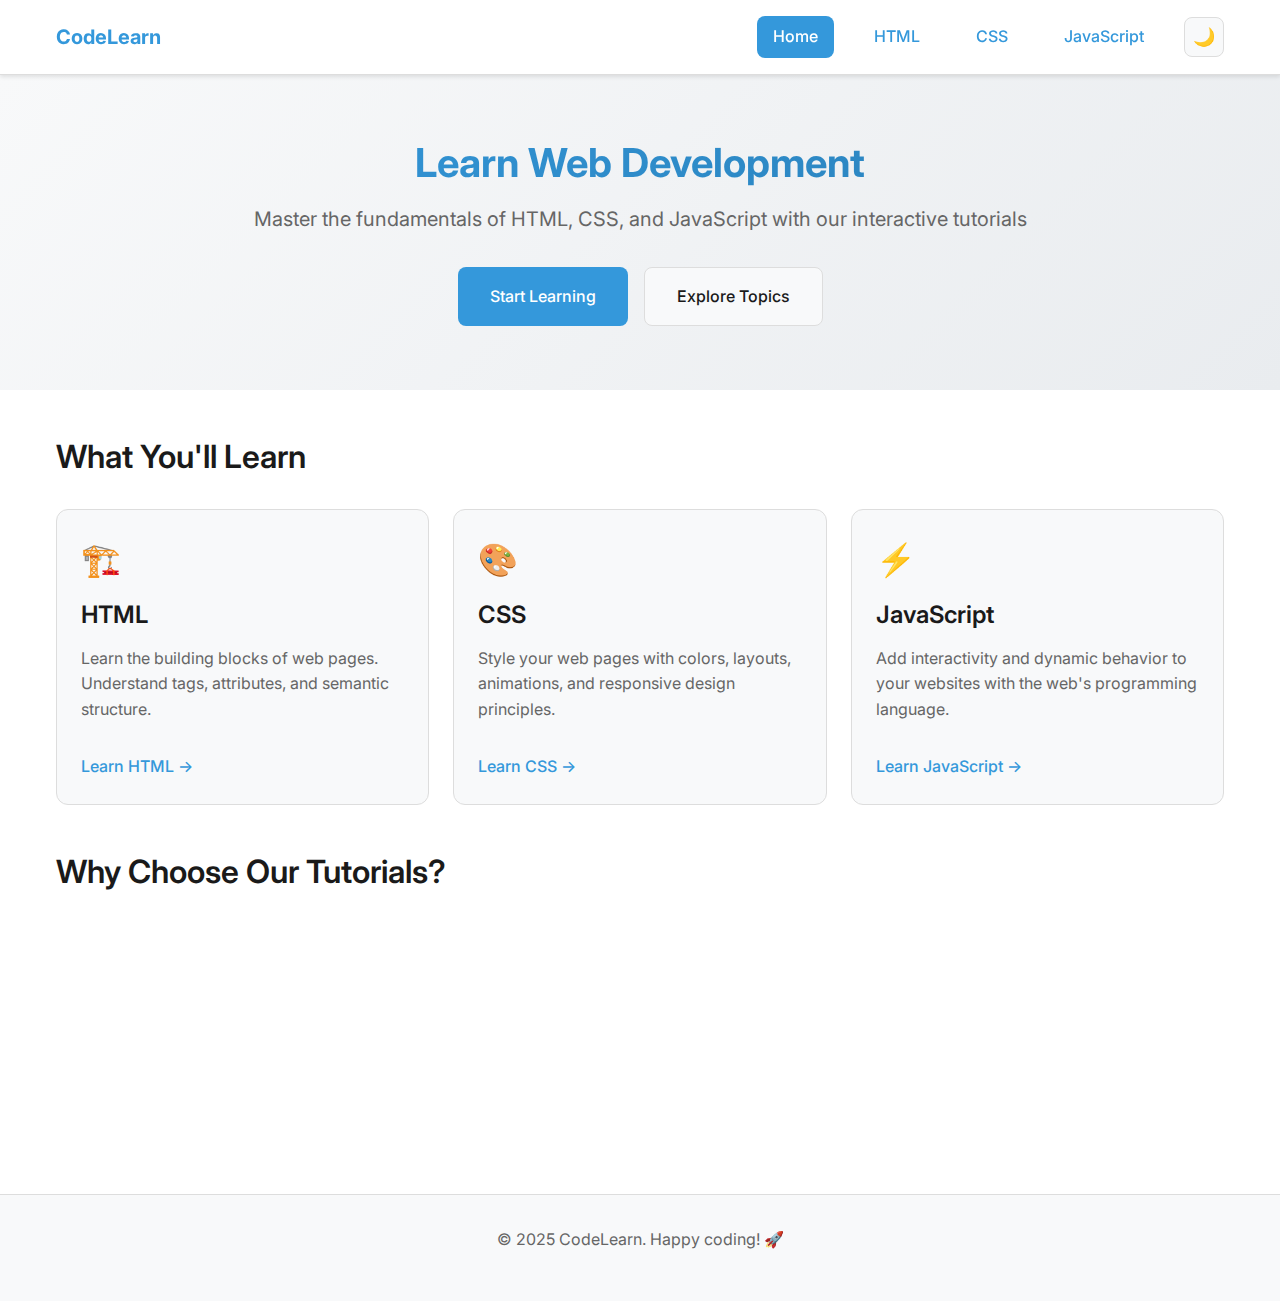
<file: index.html>
<!DOCTYPE html>
<html lang="en">
<head>
    <meta charset="UTF-8">
    <meta name="viewport" content="width=device-width, initial-scale=1.0">
    <title>Learn to Code - Home</title>
    <link rel="stylesheet" href="css/style.css">
    <link href="https://fonts.googleapis.com/css2?family=Inter:wght@300;400;600;700&display=swap" rel="stylesheet">
</head>
<body class="light">
    <header>
        <nav>
            <div class="nav-brand">
                <h2>CodeLearn</h2>
            </div>
            <div class="nav-links">
                <a href="index.html" class="active">Home</a>
                <a href="html.html">HTML</a>
                <a href="css.html">CSS</a>
                <a href="javascript.html">JavaScript</a>
                <button id="themeToggle" class="theme-toggle">🌙</button>
            </div>
        </nav>
    </header>

    <main class="page">
        <section class="hero">
            <div class="container">
                <h1 class="hero-title">Learn Web Development</h1>
                <p class="hero-subtitle">Master the fundamentals of HTML, CSS, and JavaScript with our interactive tutorials</p>
                <div class="hero-cta">
                    <a href="html.html" class="btn btn-primary">Start Learning</a>
                    <a href="#topics" class="btn btn-secondary">Explore Topics</a>
                </div>
            </div>
        </section>

        <section id="topics" class="topics">
            <div class="container">
                <h2>What You'll Learn</h2>
                <div class="topic-grid">
                    <div class="topic-card">
                        <div class="topic-icon">🏗️</div>
                        <h3>HTML</h3>
                        <p>Learn the building blocks of web pages. Understand tags, attributes, and semantic structure.</p>
                        <a href="html.html" class="card-link">Learn HTML →</a>
                    </div>

                    <div class="topic-card">
                        <div class="topic-icon">🎨</div>
                        <h3>CSS</h3>
                        <p>Style your web pages with colors, layouts, animations, and responsive design principles.</p>
                        <a href="css.html" class="card-link">Learn CSS →</a>
                    </div>

                    <div class="topic-card">
                        <div class="topic-icon">⚡</div>
                        <h3>JavaScript</h3>
                        <p>Add interactivity and dynamic behavior to your websites with the web's programming language.</p>
                        <a href="javascript.html" class="card-link">Learn JavaScript →</a>
                    </div>
                </div>
            </div>
        </section>

        <section class="features">
            <div class="container">
                <h2>Why Choose Our Tutorials?</h2>
                <div class="feature-grid">
                    <div class="feature">
                        <h4>🚀 Beginner Friendly</h4>
                        <p>Start from zero with clear explanations and step-by-step guidance</p>
                    </div>
                    <div class="feature">
                        <h4>💡 Interactive Examples</h4>
                        <p>Try code examples directly in your browser with live previews</p>
                    </div>
                    <div class="feature">
                        <h4>📱 Responsive Design</h4>
                        <p>Learn on any device with our mobile-friendly interface</p>
                    </div>
                    <div class="feature">
                        <h4>🌙 Dark Mode</h4>
                        <p>Switch between light and dark themes for comfortable learning</p>
                    </div>
                </div>
            </div>
        </section>
    </main>

    <footer>
        <div class="container">
            <p>&copy; 2025 CodeLearn. Happy coding! 🚀</p>
        </div>
    </footer>

    <script src="js/script.js"></script>
</body>
</html>
</file>
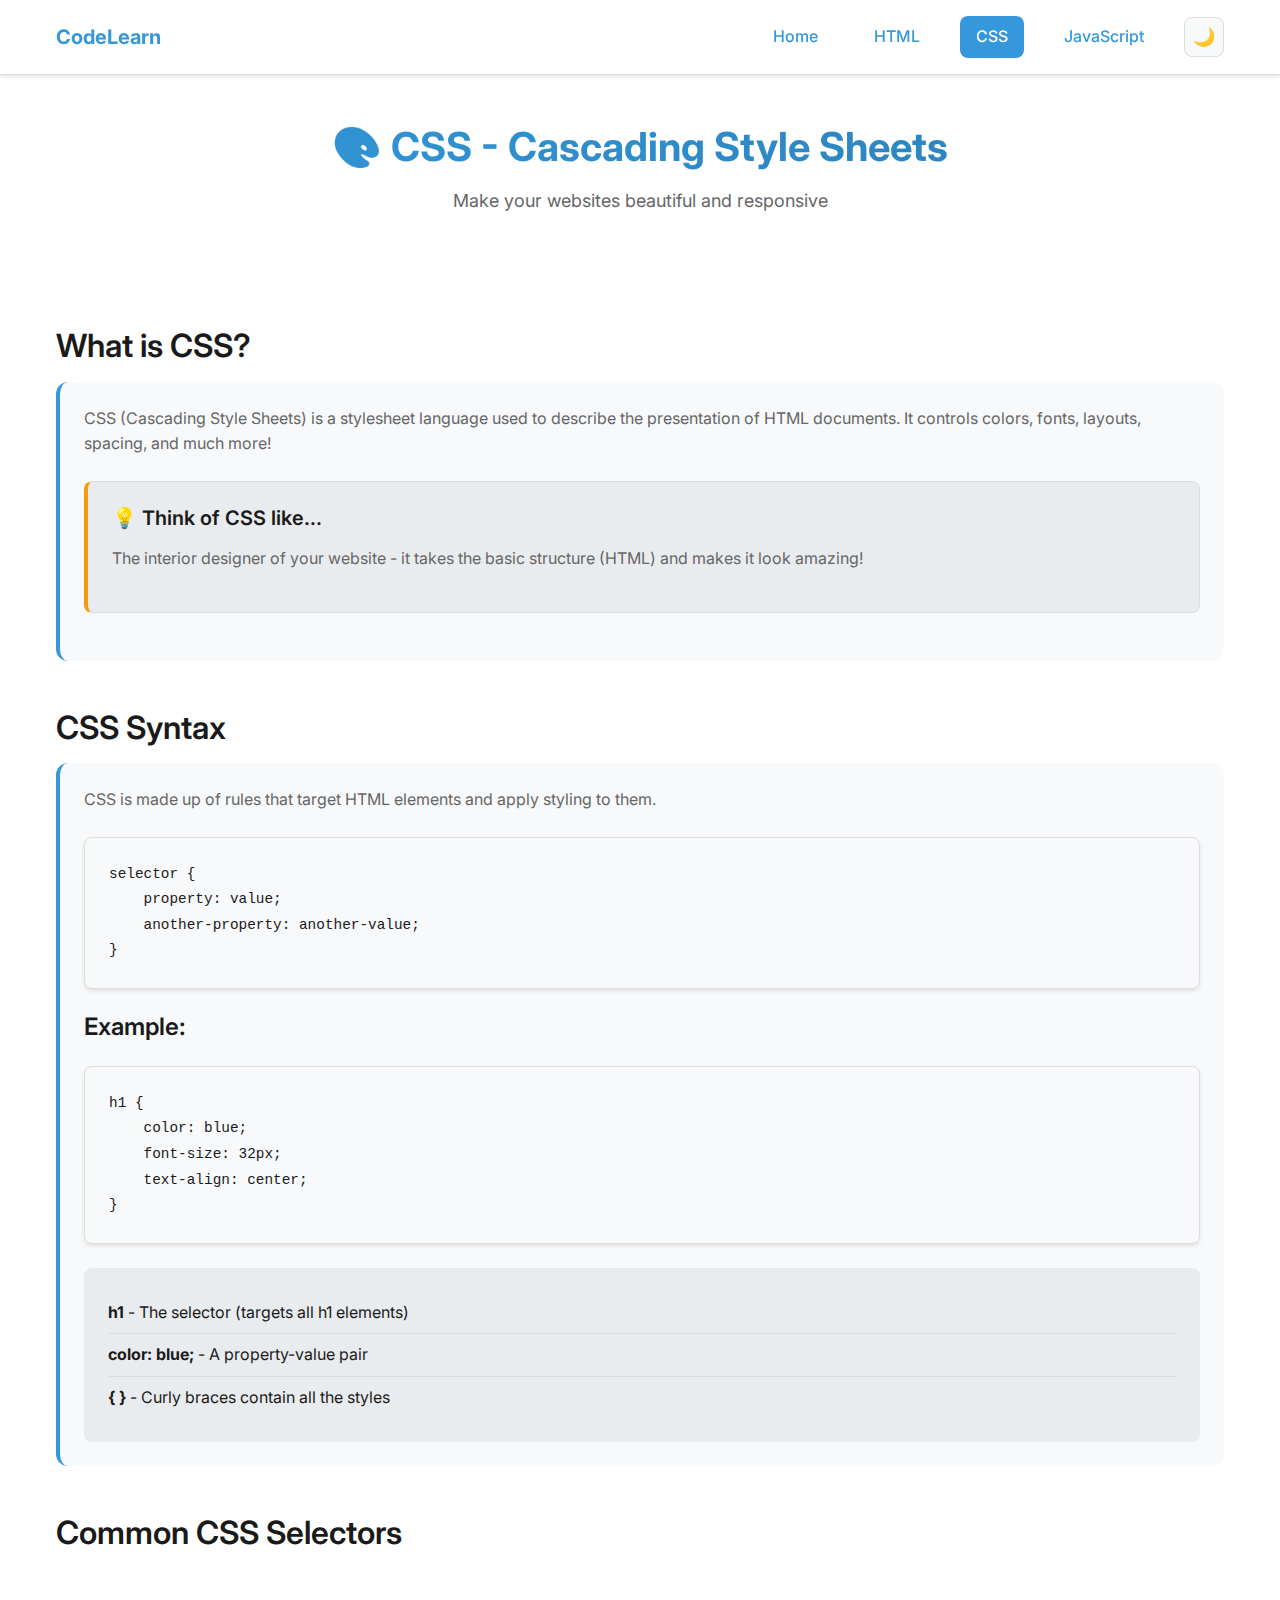
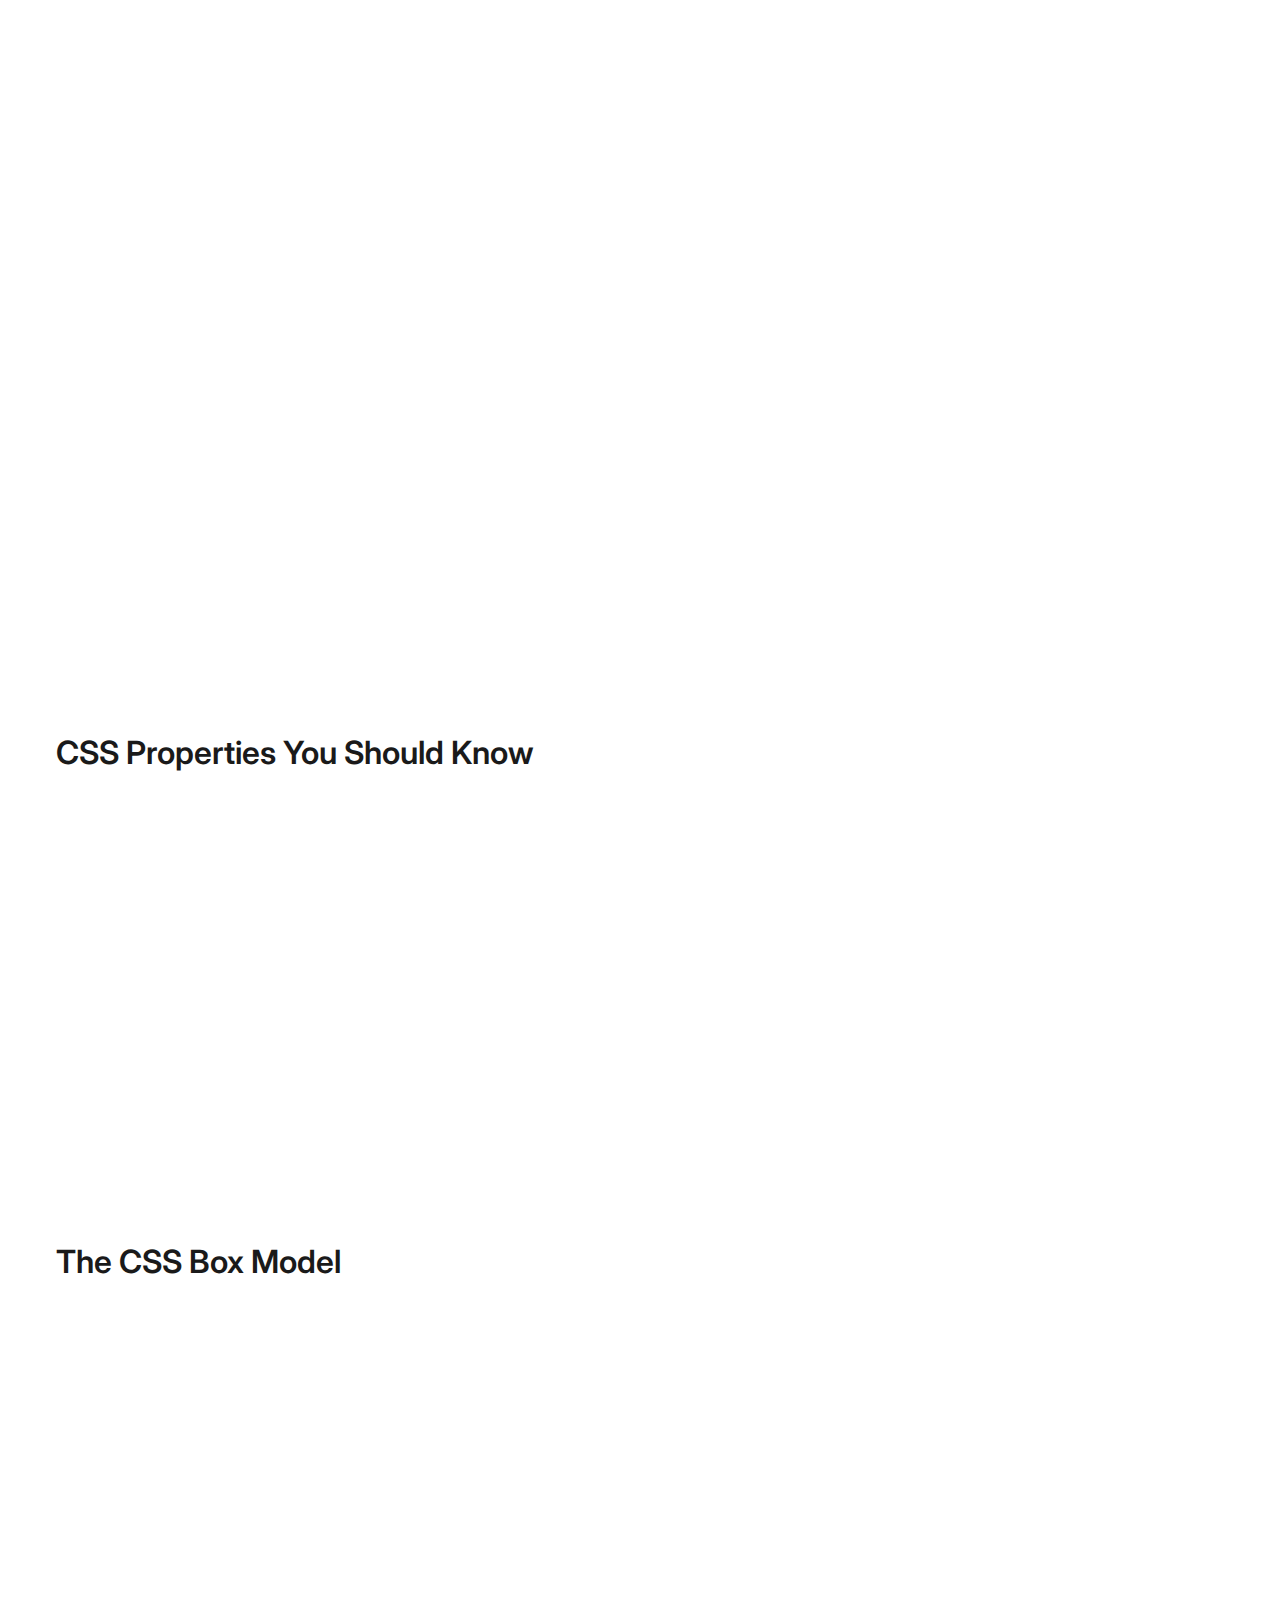
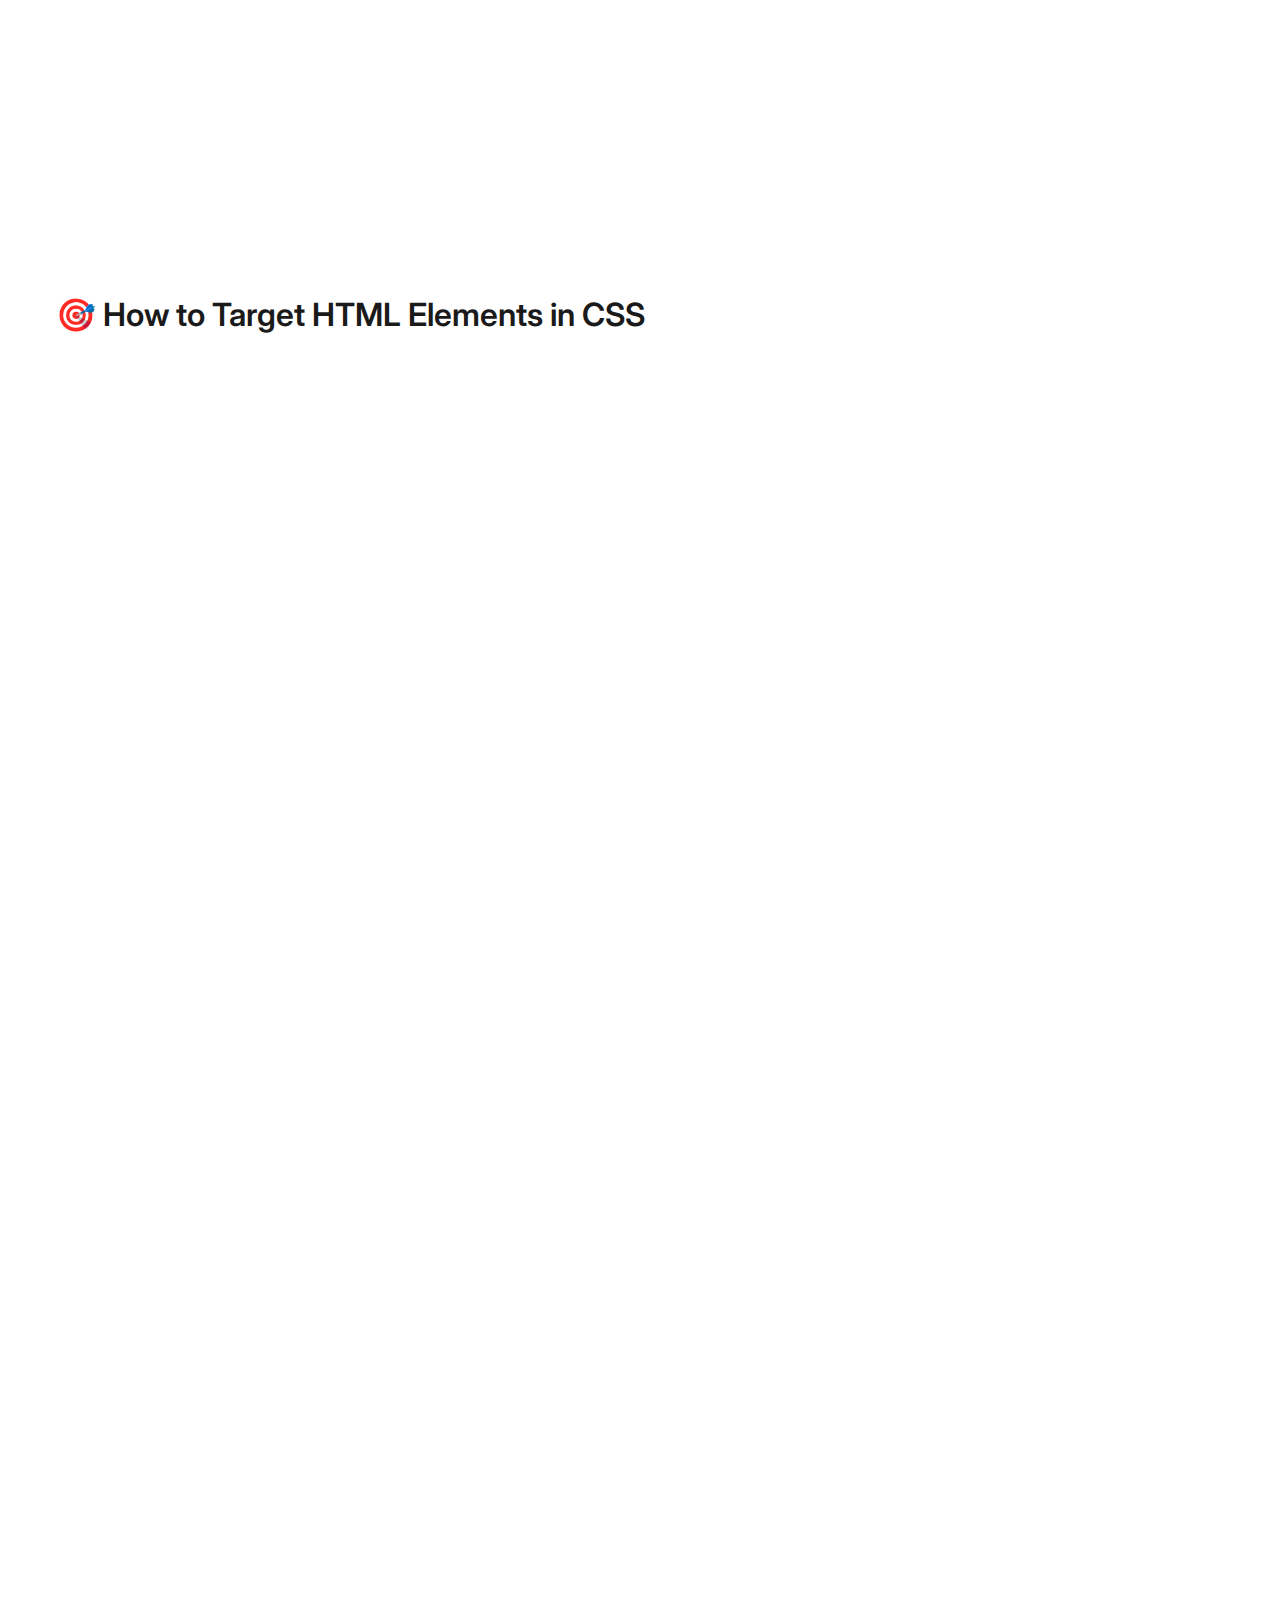
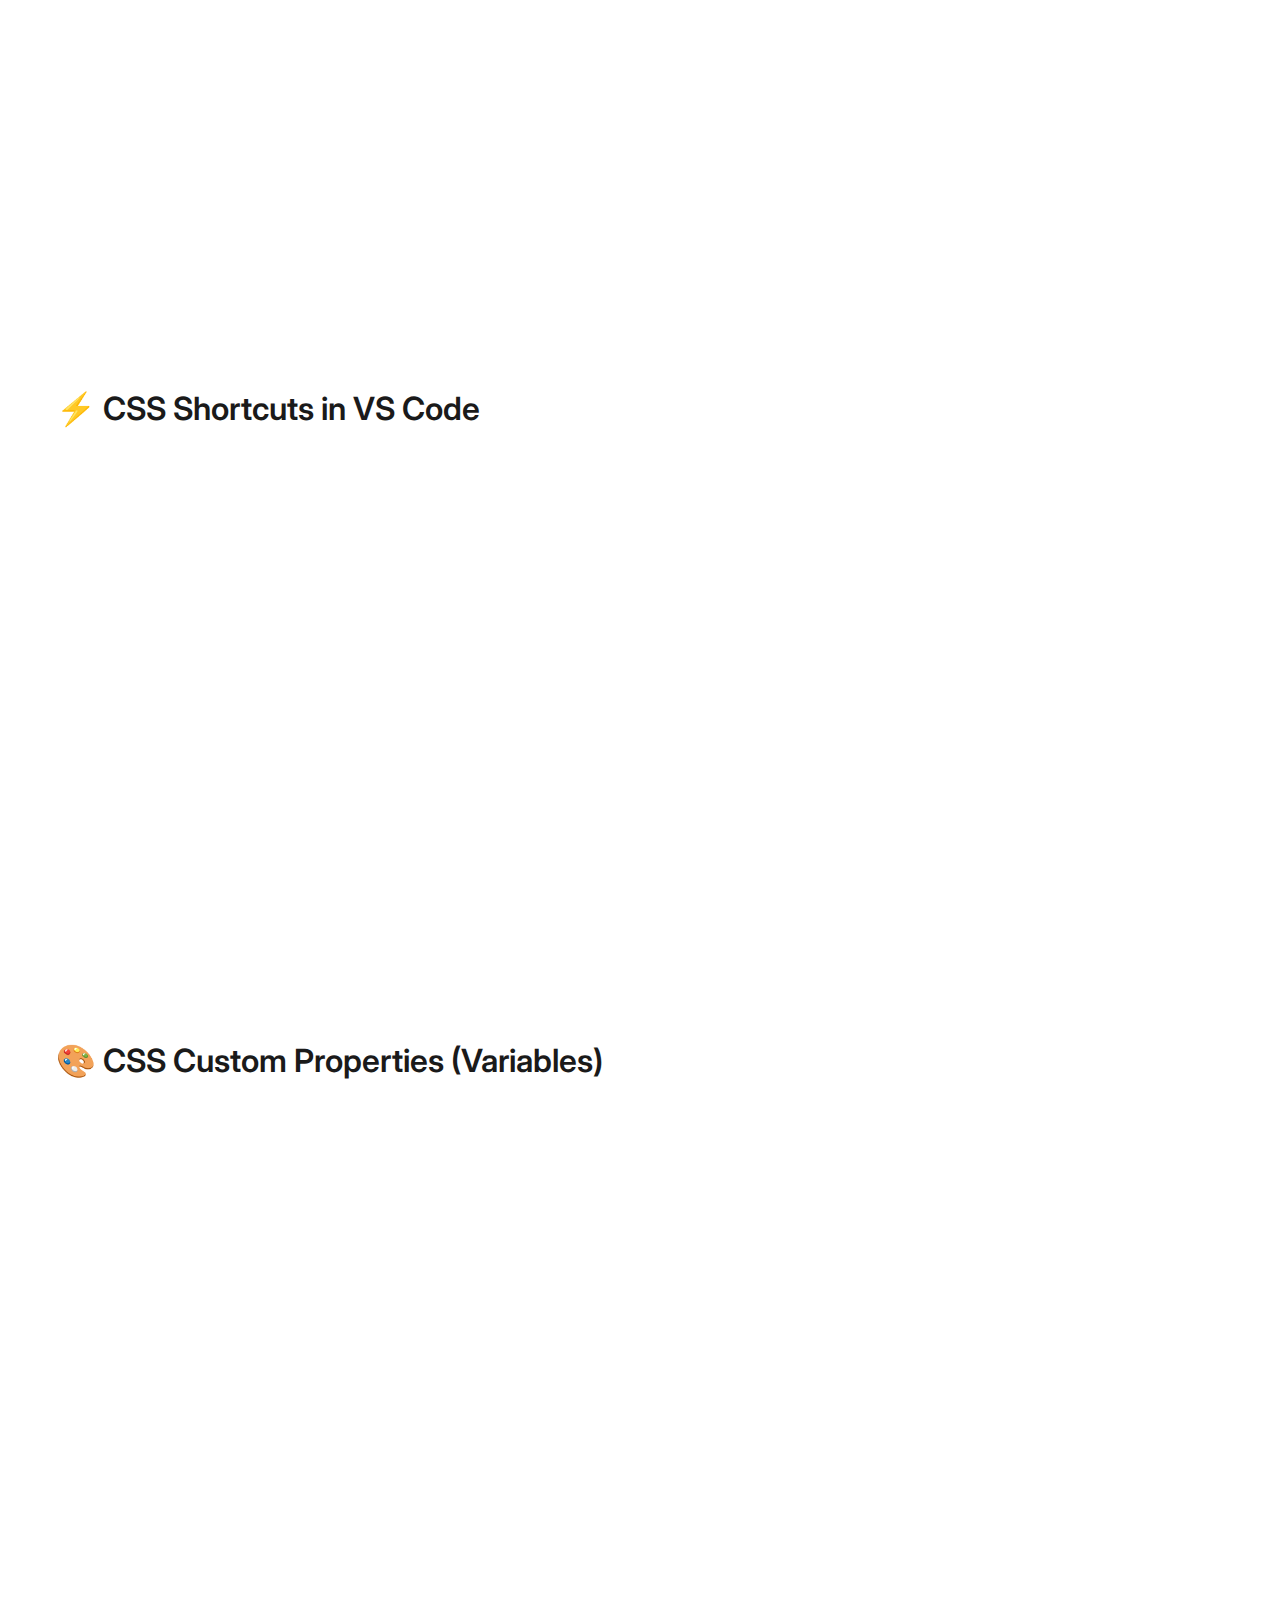
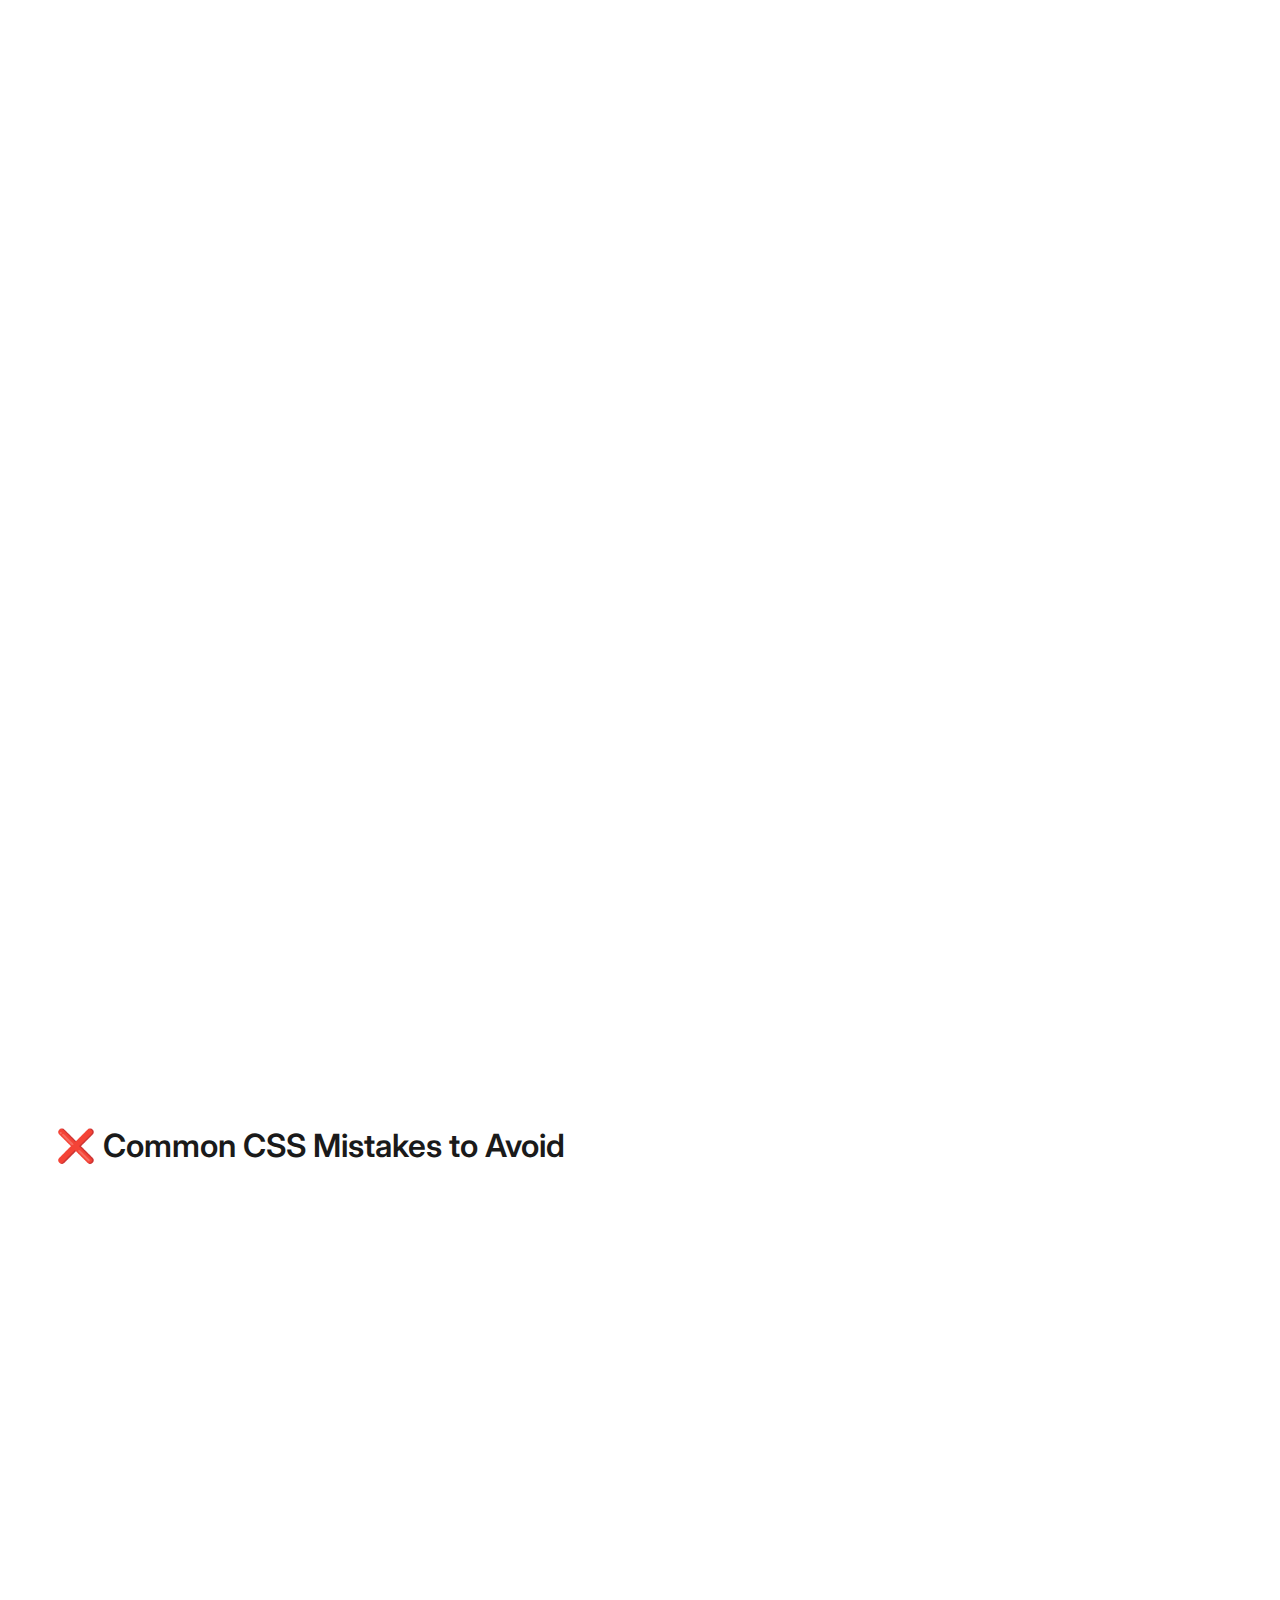
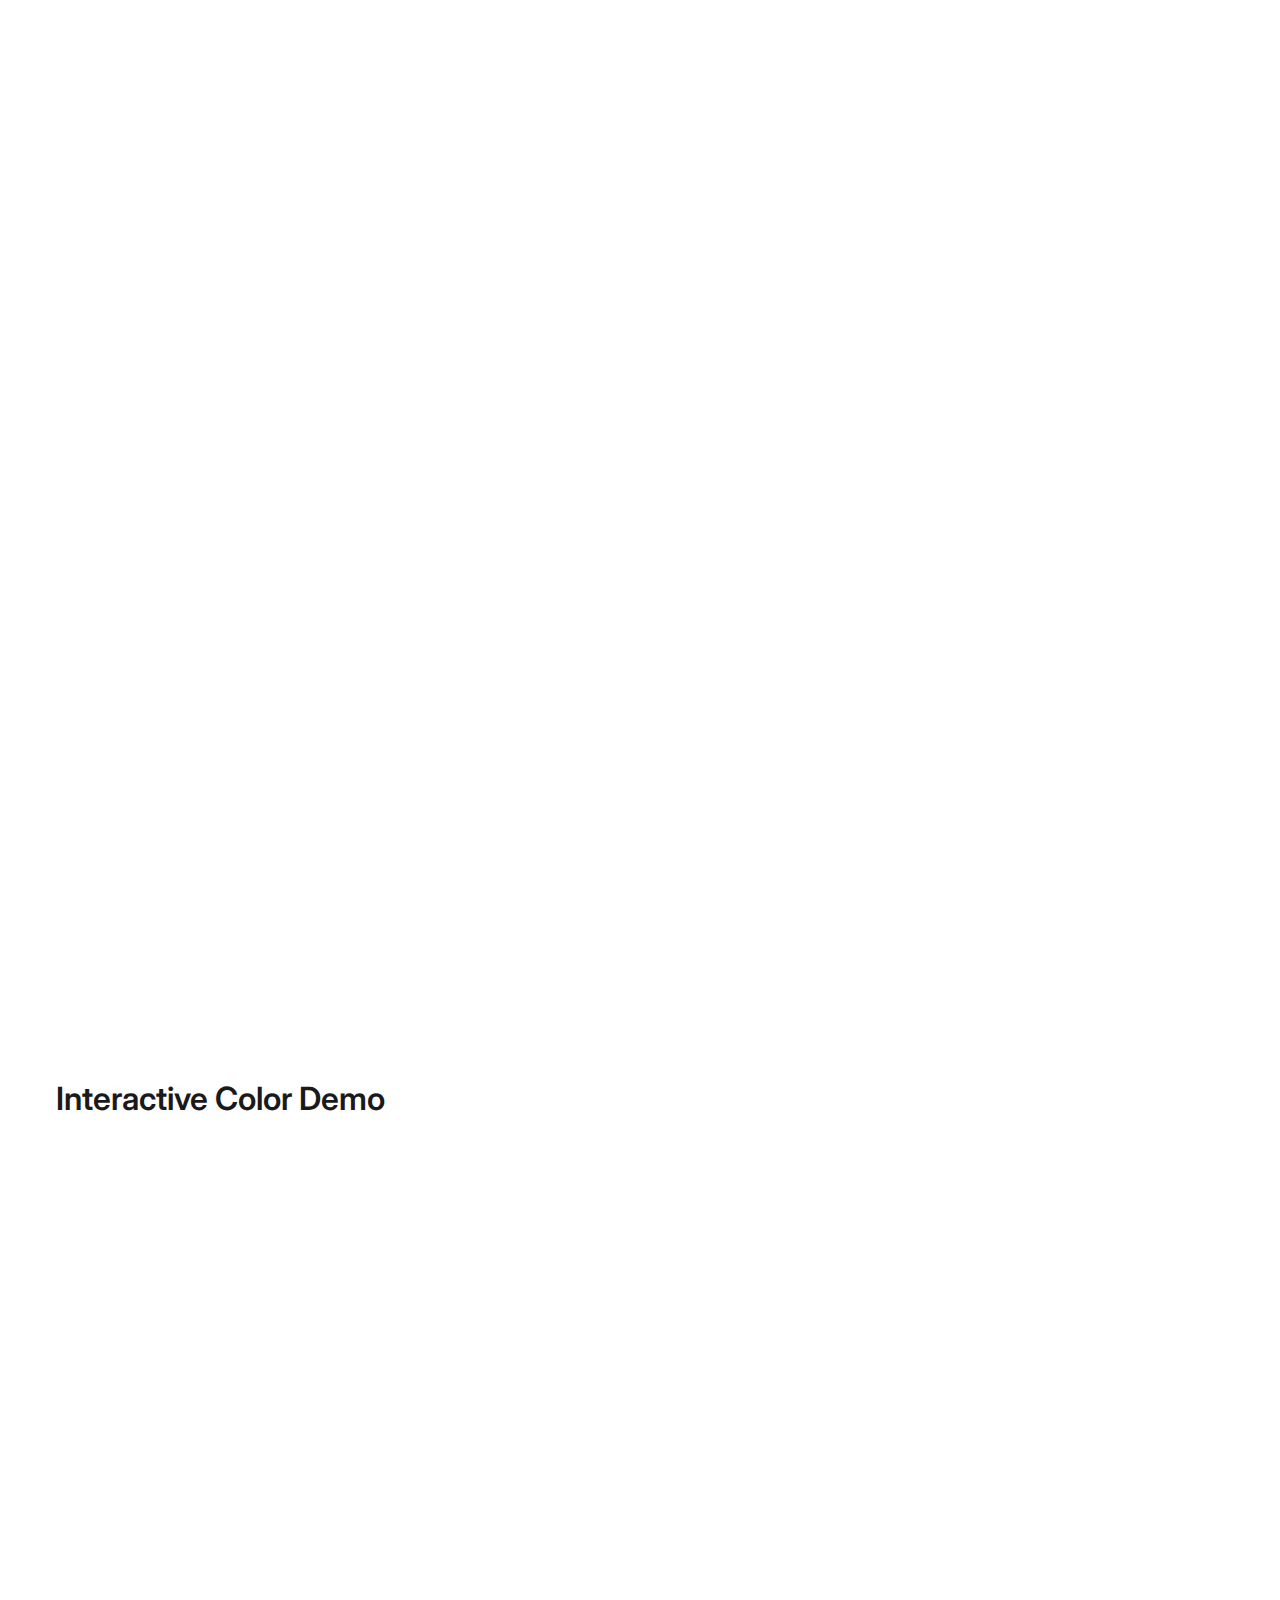
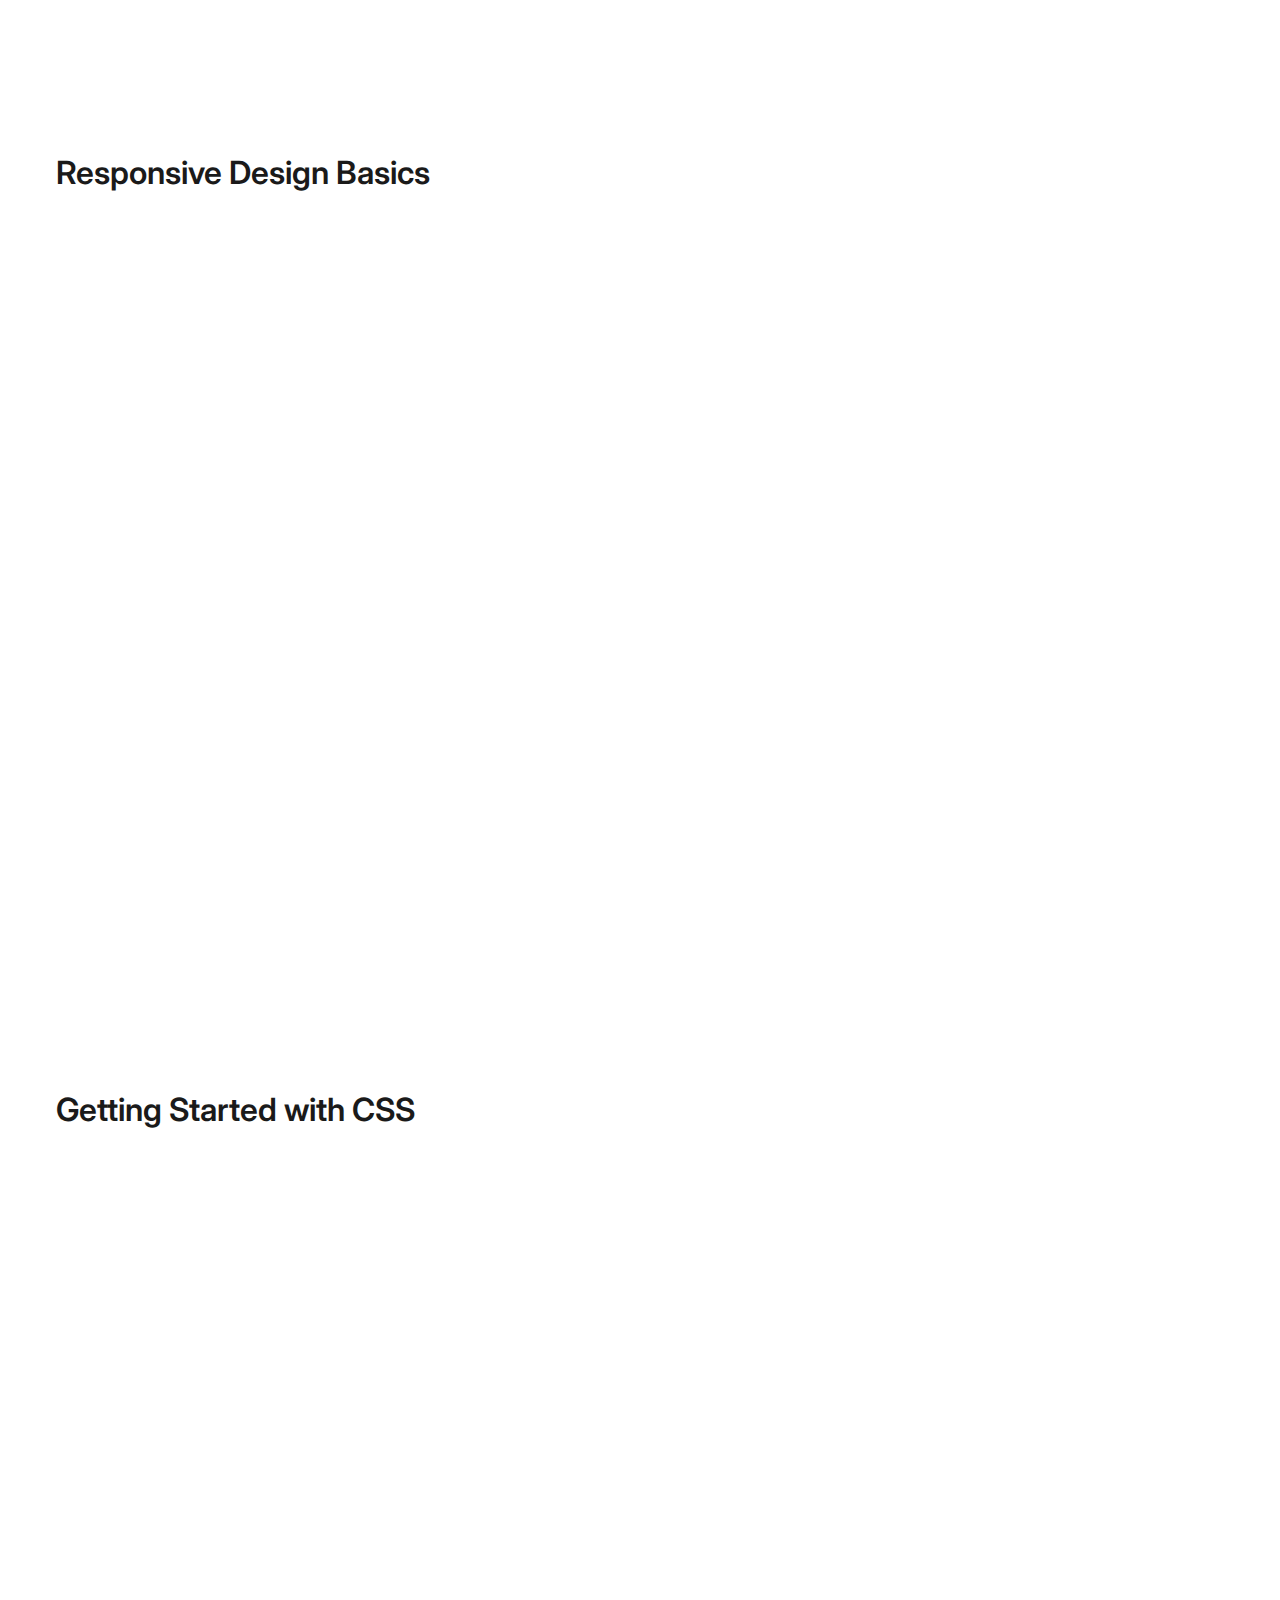
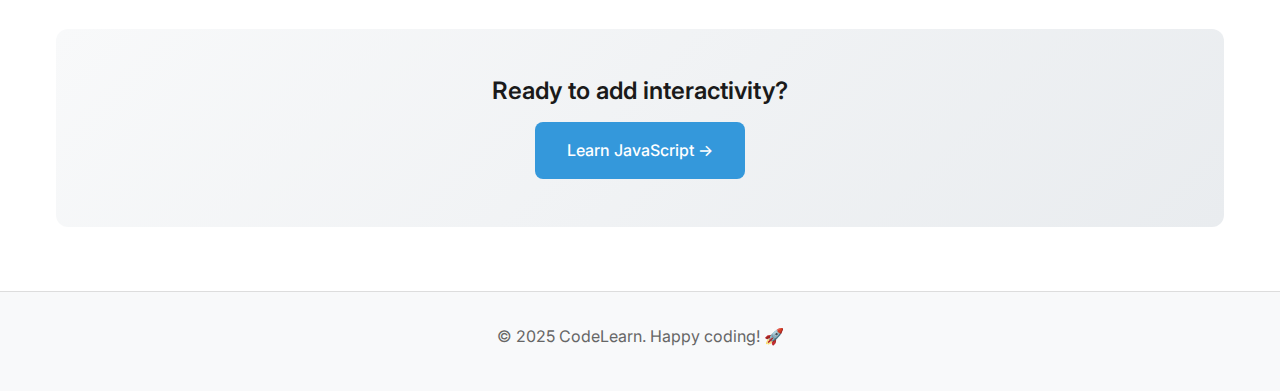
<file: css.html>
<!DOCTYPE html>
<html lang="en">
<head>
    <meta charset="UTF-8">
    <meta name="viewport" content="width=device-width, initial-scale=1.0">
    <title>Learn CSS - CodeLearn</title>
    <link rel="stylesheet" href="css/style.css">
    <link href="https://fonts.googleapis.com/css2?family=Inter:wght@300;400;600;700&display=swap" rel="stylesheet">
</head>
<body class="light">
    <header>
        <nav>
            <div class="nav-brand">
                <h2>CodeLearn</h2>
            </div>
            <div class="nav-links">
                <a href="index.html">Home</a>
                <a href="html.html">HTML</a>
                <a href="css.html" class="active">CSS</a>
                <a href="javascript.html">JavaScript</a>
                <button id="themeToggle" class="theme-toggle">🌙</button>
            </div>
        </nav>
    </header>

    <main class="page">
        <div class="container">
            <section class="tutorial-hero">
                <h1>🎨 CSS - Cascading Style Sheets</h1>
                <p class="tutorial-subtitle">Make your websites beautiful and responsive</p>
            </section>

            <section class="tutorial-content">
                <h2>What is CSS?</h2>
                <div class="content-block">
                    <p>CSS (Cascading Style Sheets) is a stylesheet language used to describe the presentation of HTML documents. It controls colors, fonts, layouts, spacing, and much more!</p>
                    
                    <div class="callout">
                        <h4>💡 Think of CSS like...</h4>
                        <p>The interior designer of your website - it takes the basic structure (HTML) and makes it look amazing!</p>
                    </div>
                </div>

                <h2>CSS Syntax</h2>
                <div class="content-block">
                    <p>CSS is made up of rules that target HTML elements and apply styling to them.</p>
                    
                    <pre><code>selector {
    property: value;
    another-property: another-value;
}</code></pre>

                    <h3>Example:</h3>
                    <pre><code>h1 {
    color: blue;
    font-size: 32px;
    text-align: center;
}</code></pre>

                    <div class="explanation">
                        <ul>
                            <li><strong>h1</strong> - The selector (targets all h1 elements)</li>
                            <li><strong>color: blue;</strong> - A property-value pair</li>
                            <li><strong>{ }</strong> - Curly braces contain all the styles</li>
                        </ul>
                    </div>
                </div>

                <h2>Common CSS Selectors</h2>
                <div class="content-block">
                    <div class="selector-grid">
                        <div class="selector-example">
                            <h4>Element Selector</h4>
                            <pre><code>p {
    font-size: 16px;
}</code></pre>
                            <p><small>Targets all &lt;p&gt; elements</small></p>
                        </div>
                        
                        <div class="selector-example">
                            <h4>Class Selector</h4>
                            <pre><code>.highlight {
    background-color: yellow;
}</code></pre>
                            <p><small>Targets elements with class="highlight"</small></p>
                        </div>
                        
                        <div class="selector-example">
                            <h4>ID Selector</h4>
                            <pre><code>#header {
    height: 100px;
}</code></pre>
                            <p><small>Targets element with id="header"</small></p>
                        </div>
                        
                        <div class="selector-example">
                            <h4>Descendant Selector</h4>
                            <pre><code>nav a {
    text-decoration: none;
}</code></pre>
                            <p><small>Targets &lt;a&gt; elements inside &lt;nav&gt;</small></p>
                        </div>
                    </div>
                </div>

                <h2>CSS Properties You Should Know</h2>
                <div class="content-block">
                    <div class="properties-grid">
                        <div class="property-category">
                            <h4>📝 Text & Fonts</h4>
                            <ul>
                                <li><code>color</code> - Text color</li>
                                <li><code>font-family</code> - Font type</li>
                                <li><code>font-size</code> - Text size</li>
                                <li><code>font-weight</code> - Text thickness</li>
                                <li><code>text-align</code> - Text alignment</li>
                            </ul>
                        </div>
                        
                        <div class="property-category">
                            <h4>📦 Box Model</h4>
                            <ul>
                                <li><code>margin</code> - Space outside element</li>
                                <li><code>padding</code> - Space inside element</li>
                                <li><code>border</code> - Element border</li>
                                <li><code>width</code> - Element width</li>
                                <li><code>height</code> - Element height</li>
                            </ul>
                        </div>
                        
                        <div class="property-category">
                            <h4>🎨 Colors & Backgrounds</h4>
                            <ul>
                                <li><code>background-color</code> - Background color</li>
                                <li><code>background-image</code> - Background image</li>
                                <li><code>opacity</code> - Transparency</li>
                                <li><code>box-shadow</code> - Drop shadow</li>
                            </ul>
                        </div>
                        
                        <div class="property-category">
                            <h4>📐 Layout</h4>
                            <ul>
                                <li><code>display</code> - How element is displayed</li>
                                <li><code>position</code> - Element positioning</li>
                                <li><code>flexbox</code> - Flexible layouts</li>
                                <li><code>grid</code> - Grid layouts</li>
                            </ul>
                        </div>
                    </div>
                </div>

                <h2>The CSS Box Model</h2>
                <div class="content-block">
                    <p>Every HTML element is essentially a rectangular box with different layers:</p>
                    
                    <div class="box-model-demo">
                        <div class="box-model-visual">
                            <div class="margin-layer">
                                <span class="label">Margin</span>
                                <div class="border-layer">
                                    <span class="label">Border</span>
                                    <div class="padding-layer">
                                        <span class="label">Padding</span>
                                        <div class="content-layer">
                                            <span class="label">Content</span>
                                        </div>
                                    </div>
                                </div>
                            </div>
                        </div>
                    </div>
                    
                    <pre><code>.my-element {
    margin: 20px;      /* Space outside */
    border: 2px solid #333; /* Element border */
    padding: 15px;     /* Space inside */
    width: 200px;      /* Content width */
    height: 100px;     /* Content height */
}</code></pre>
                </div>

                <h2>🎯 How to Target HTML Elements in CSS</h2>
                <div class="content-block">
                    <p>Understanding CSS selectors is crucial! Here's how to target different HTML elements:</p>
                    
                    <div class="selector-grid">
                        <div class="selector-example">
                            <h4>Target Classes with . (dot)</h4>
                            <p><strong>HTML:</strong></p>
                            <pre><code>&lt;div class="container"&gt;Content&lt;/div&gt;</code></pre>
                            <p><strong>CSS:</strong></p>
                            <pre><code>.container {
    max-width: 1200px;
    margin: 0 auto;
}</code></pre>
                        </div>
                        
                        <div class="selector-example">
                            <h4>Target IDs with # (hash)</h4>
                            <p><strong>HTML:</strong></p>
                            <pre><code>&lt;div id="header"&gt;Navigation&lt;/div&gt;</code></pre>
                            <p><strong>CSS:</strong></p>
                            <pre><code>#header {
    background-color: #333;
    height: 80px;
}</code></pre>
                        </div>
                        
                        <div class="selector-example">
                            <h4>Target Elements Directly</h4>
                            <p><strong>HTML:</strong></p>
                            <pre><code>&lt;h1&gt;Page Title&lt;/h1&gt;
&lt;p&gt;Paragraph text&lt;/p&gt;</code></pre>
                            <p><strong>CSS:</strong></p>
                            <pre><code>h1 {
    font-size: 2rem;
    color: #333;
}

p {
    line-height: 1.6;
}</code></pre>
                        </div>
                        
                        <div class="selector-example">
                            <h4>Combine Selectors</h4>
                            <p><strong>HTML:</strong></p>
                            <pre><code>&lt;nav class="nav-links"&gt;
    &lt;a href="#"&gt;Home&lt;/a&gt;
&lt;/nav&gt;</code></pre>
                            <p><strong>CSS:</strong></p>
                            <pre><code>.nav-links a {
    text-decoration: none;
    padding: 10px;
}

.nav-links a:hover {
    background-color: #f0f0f0;
}</code></pre>
                        </div>
                    </div>
                    
                    <div class="callout">
                        <h4>💡 Quick Reference</h4>
                        <ul>
                            <li><strong>Classes</strong> (can be used multiple times): <code>.classname</code></li>
                            <li><strong>IDs</strong> (should be unique): <code>#idname</code></li>
                            <li><strong>Elements</strong> (target all of that type): <code>h1, p, div</code></li>
                            <li><strong>Nested</strong> (element inside another): <code>.container p</code></li>
                        </ul>
                    </div>
                </div>

                <h2>⚡ CSS Shortcuts in VS Code</h2>
                <div class="content-block">
                    <p>Speed up your CSS coding with these time-saving shortcuts!</p>
                    
                    <div class="selector-grid">
                        <div class="selector-example">
                            <h4>Spacing Shortcuts</h4>
                            <ul>
                                <li><code>m10</code> + Tab → <code>margin: 10px;</code></li>
                                <li><code>p20</code> + Tab → <code>padding: 20px;</code></li>
                                <li><code>mt10</code> + Tab → <code>margin-top: 10px;</code></li>
                                <li><code>pl15</code> + Tab → <code>padding-left: 15px;</code></li>
                            </ul>
                        </div>
                        
                        <div class="selector-example">
                            <h4>Size & Display Shortcuts</h4>
                            <ul>
                                <li><code>w100</code> + Tab → <code>width: 100px;</code></li>
                                <li><code>h50</code> + Tab → <code>height: 50px;</code></li>
                                <li><code>df</code> + Tab → <code>display: flex;</code></li>
                                <li><code>dg</code> + Tab → <code>display: grid;</code></li>
                            </ul>
                        </div>
                        
                        <div class="selector-example">
                            <h4>Color & Text Shortcuts</h4>
                            <ul>
                                <li><code>bgc</code> + Tab → <code>background-color: ;</code></li>
                                <li><code>c</code> + Tab → <code>color: ;</code></li>
                                <li><code>fz16</code> + Tab → <code>font-size: 16px;</code></li>
                                <li><code>tac</code> + Tab → <code>text-align: center;</code></li>
                            </ul>
                        </div>
                        
                        <div class="selector-example">
                            <h4>Position & Border</h4>
                            <ul>
                                <li><code>pos</code> + Tab → <code>position: ;</code></li>
                                <li><code>bd1</code> + Tab → <code>border: 1px solid;</code></li>
                                <li><code>br5</code> + Tab → <code>border-radius: 5px;</code></li>
                                <li><code>op50</code> + Tab → <code>opacity: 0.5;</code></li>
                            </ul>
                        </div>
                    </div>
                </div>

                <h2>🎨 CSS Custom Properties (Variables)</h2>
                <div class="content-block">
                    <p>Use CSS variables to make your stylesheets more maintainable and consistent!</p>
                    
                    <h3>Defining Variables</h3>
                    <pre><code>/* Define variables in :root (available everywhere) */
:root {
    --main-color: #3498db;
    --text-color: #333;
    --spacing: 1rem;
    --border-radius: 8px;
}</code></pre>
                    
                    <h3>Using Variables</h3>
                    <pre><code>/* Use variables with var() */
.button {
    background-color: var(--main-color);
    color: var(--text-color);
    padding: var(--spacing);
    border-radius: var(--border-radius);
}

.card {
    border: 1px solid var(--main-color);
    padding: calc(var(--spacing) * 2);
}</code></pre>
                    
                    <h3>Theme Switching (like this website!)</h3>
                    <pre><code>/* Light theme (default) */
:root {
    --bg-color: #ffffff;
    --text-color: #333333;
}

/* Dark theme override */
.dark {
    --bg-color: #1a1a1a;
    --text-color: #ffffff;
}

body {
    background-color: var(--bg-color);
    color: var(--text-color);
}</code></pre>
                    
                    <div class="callout">
                        <h4>🌟 Benefits of CSS Variables</h4>
                        <ul>
                            <li><strong>Consistency:</strong> Change a color once, update everywhere</li>
                            <li><strong>Theme switching:</strong> Easy light/dark mode implementation</li>
                            <li><strong>Maintainability:</strong> No need to find/replace values across files</li>
                            <li><strong>Calculations:</strong> Use with calc() for dynamic values</li>
                        </ul>
                    </div>
                </div>

                <h2>❌ Common CSS Mistakes to Avoid</h2>
                <div class="content-block">
                    <div class="selector-grid">
                        <div class="selector-example">
                            <h4>❌ Missing Semicolons</h4>
                            <pre><code>.container {
    width: 100px
    height: 50px
    margin: 10px
}</code></pre>
                            <h4>✅ All Semicolons Present</h4>
                            <pre><code>.container {
    width: 100px;
    height: 50px;
    margin: 10px;
}</code></pre>
                        </div>
                        
                        <div class="selector-example">
                            <h4>❌ Forgetting the Dot for Classes</h4>
                            <pre><code>container {
    width: 100%;
}</code></pre>
                            <h4>✅ Proper Class Targeting</h4>
                            <pre><code>.container {
    width: 100%;
}

#header {
    background: blue;
}</code></pre>
                        </div>
                        
                        <div class="selector-example">
                            <h4>❌ Missing Units</h4>
                            <pre><code>.box {
    width: 100;
    margin: 10;
    font-size: 16;
}</code></pre>
                            <h4>✅ Include Units</h4>
                            <pre><code>.box {
    width: 100px;
    margin: 10px;
    font-size: 16px;
}</code></pre>
                        </div>
                        
                        <div class="selector-example">
                            <h4>❌ Overusing !important</h4>
                            <pre><code>.text {
    color: red !important;
    font-size: 20px !important;
}</code></pre>
                            <h4>✅ Use Specificity Instead</h4>
                            <pre><code>.container .text {
    color: red;
    font-size: 20px;
}</code></pre>
                        </div>
                    </div>
                    
                    <div class="callout">
                        <h4>🔍 CSS Debugging Tips</h4>
                        <ul>
                            <li>Press <strong>F12</strong> → <strong>Elements</strong> → <strong>Styles</strong> to see applied CSS</li>
                            <li>Crossed-out rules mean they're overridden by more specific rules</li>
                            <li>Use <strong>Ctrl+F5</strong> to hard refresh and clear CSS cache</li>
                            <li>Check for typos in property names and values</li>
                            <li>Validate your CSS using online CSS validators</li>
                        </ul>
                    </div>
                </div>

                <h2>Interactive Color Demo</h2>
                <div class="content-block">
                    <div class="color-demo">
                        <div class="color-controls">
                            <h4>Try Different Colors</h4>
                            <div class="color-input-group">
                                <label for="bgColor">Background Color:</label>
                                <input type="color" id="bgColor" value="#3498db">
                            </div>
                            <div class="color-input-group">
                                <label for="textColor">Text Color:</label>
                                <input type="color" id="textColor" value="#ffffff">
                            </div>
                            <div class="color-input-group">
                                <label for="borderColor">Border Color:</label>
                                <input type="color" id="borderColor" value="#2980b9">
                            </div>
                        </div>
                        <div class="color-preview">
                            <div id="colorBox" class="demo-box">
                                <p>This text changes color!</p>
                                <button class="demo-button">Sample Button</button>
                            </div>
                        </div>
                    </div>
                    <div class="generated-css">
                        <h4>Generated CSS:</h4>
                        <pre id="cssOutput"><code>.demo-box {
    background-color: #3498db;
    color: #ffffff;
    border: 3px solid #2980b9;
}</code></pre>
                    </div>
                </div>

                <h2>Responsive Design Basics</h2>
                <div class="content-block">
                    <p>Make your website look great on all devices using media queries:</p>
                    
                    <pre><code>/* Mobile First Approach */
.container {
    width: 100%;
    padding: 10px;
}

/* Tablet Styles */
@media (min-width: 768px) {
    .container {
        width: 750px;
        margin: 0 auto;
    }
}

/* Desktop Styles */
@media (min-width: 1024px) {
    .container {
        width: 1000px;
        padding: 20px;
    }
}</code></pre>

                    <div class="responsive-demo">
                        <p>📱 Mobile: 100% width with small padding</p>
                        <p>📟 Tablet: 750px width, centered</p>
                        <p>💻 Desktop: 1000px width with larger padding</p>
                    </div>
                </div>

                <h2>Getting Started with CSS</h2>
                <div class="content-block">
                    <div class="checklist">
                        <div class="checklist-item">
                            <input type="checkbox" id="css-step1">
                            <label for="css-step1">Link CSS to your HTML file</label>
                        </div>
                        <div class="checklist-item">
                            <input type="checkbox" id="css-step2">
                            <label for="css-step2">Start with basic styling (colors, fonts)</label>
                        </div>
                        <div class="checklist-item">
                            <input type="checkbox" id="css-step3">
                            <label for="css-step3">Learn the box model</label>
                        </div>
                        <div class="checklist-item">
                            <input type="checkbox" id="css-step4">
                            <label for="css-step4">Practice with flexbox for layouts</label>
                        </div>
                        <div class="checklist-item">
                            <input type="checkbox" id="css-step5">
                            <label for="css-step5">Add responsive design with media queries</label>
                        </div>
                    </div>
                </div>

                <div class="next-steps">
                    <h3>Ready to add interactivity?</h3>
                    <a href="javascript.html" class="btn btn-primary">Learn JavaScript →</a>
                </div>
            </section>
        </div>
    </main>

    <footer>
        <div class="container">
            <p>&copy; 2025 CodeLearn. Happy coding! 🚀</p>
        </div>
    </footer>

    <script src="js/script.js"></script>
</body>
</html>
</file>
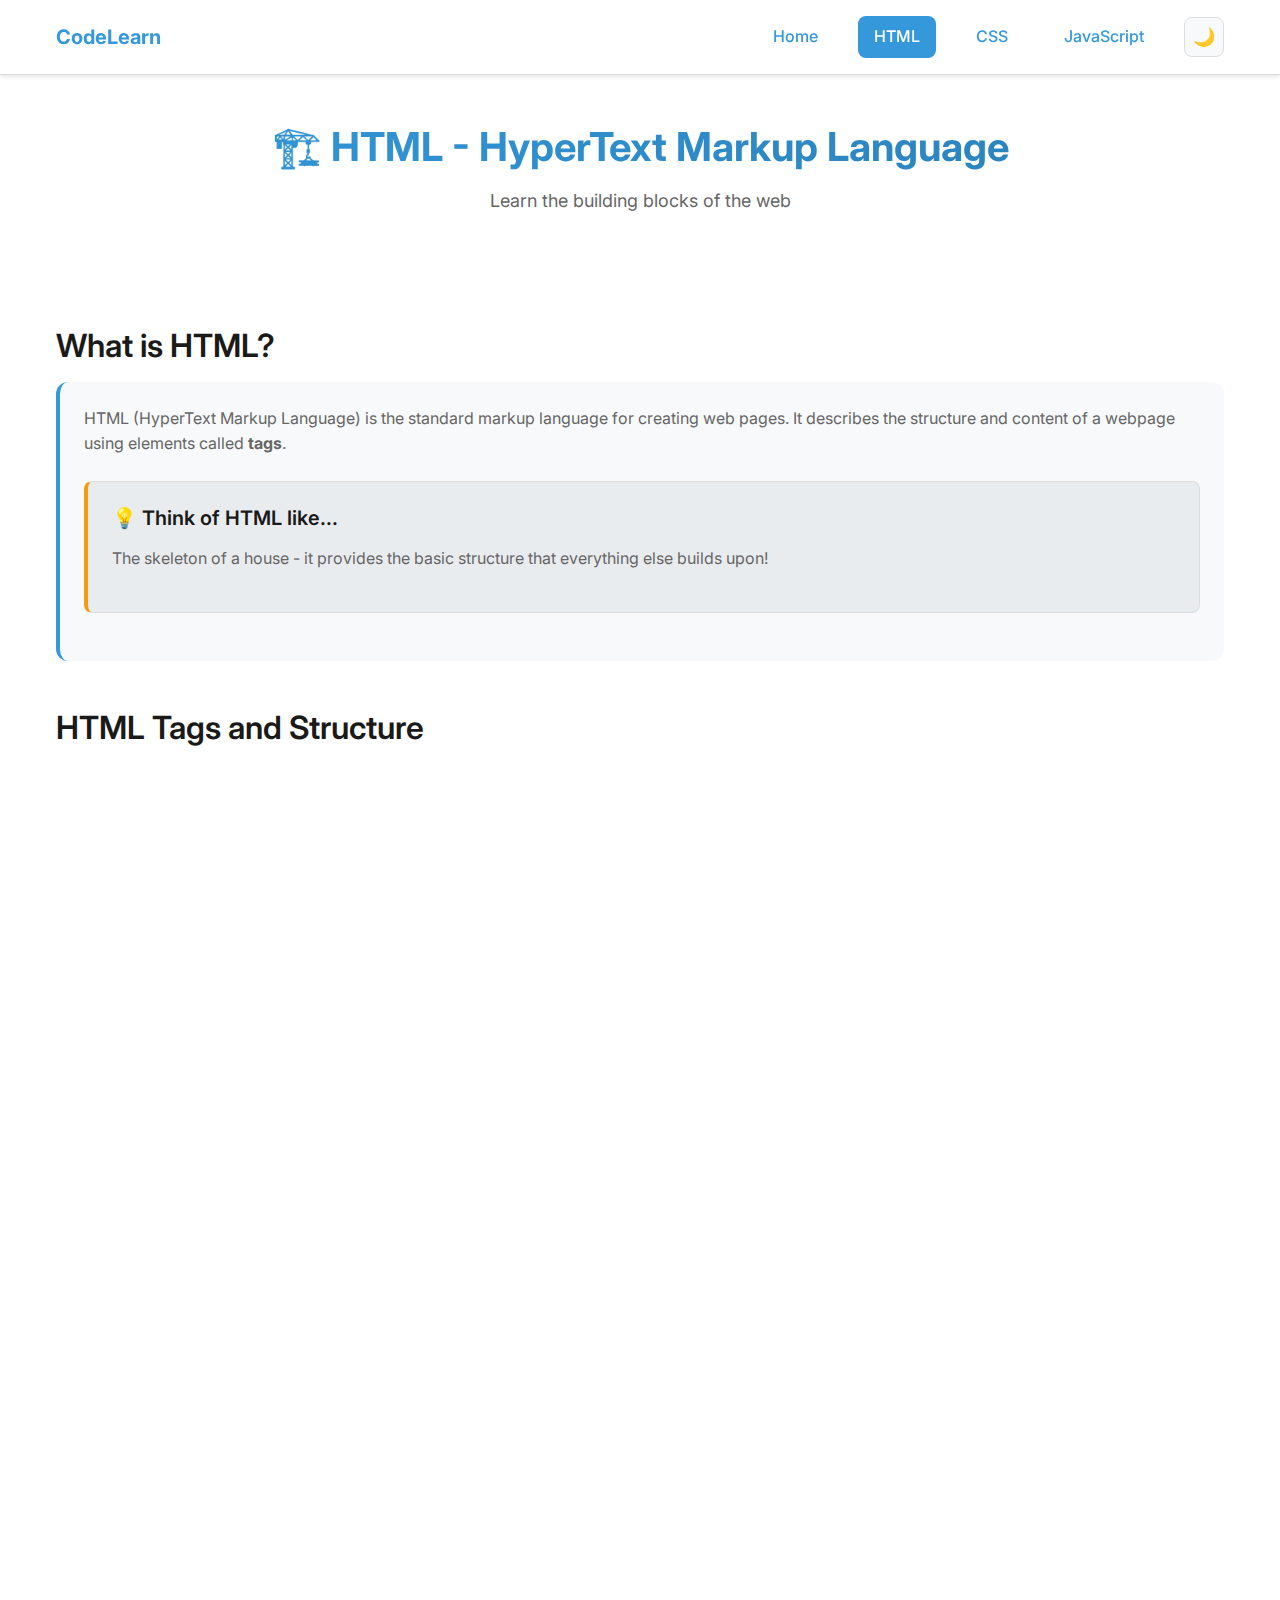
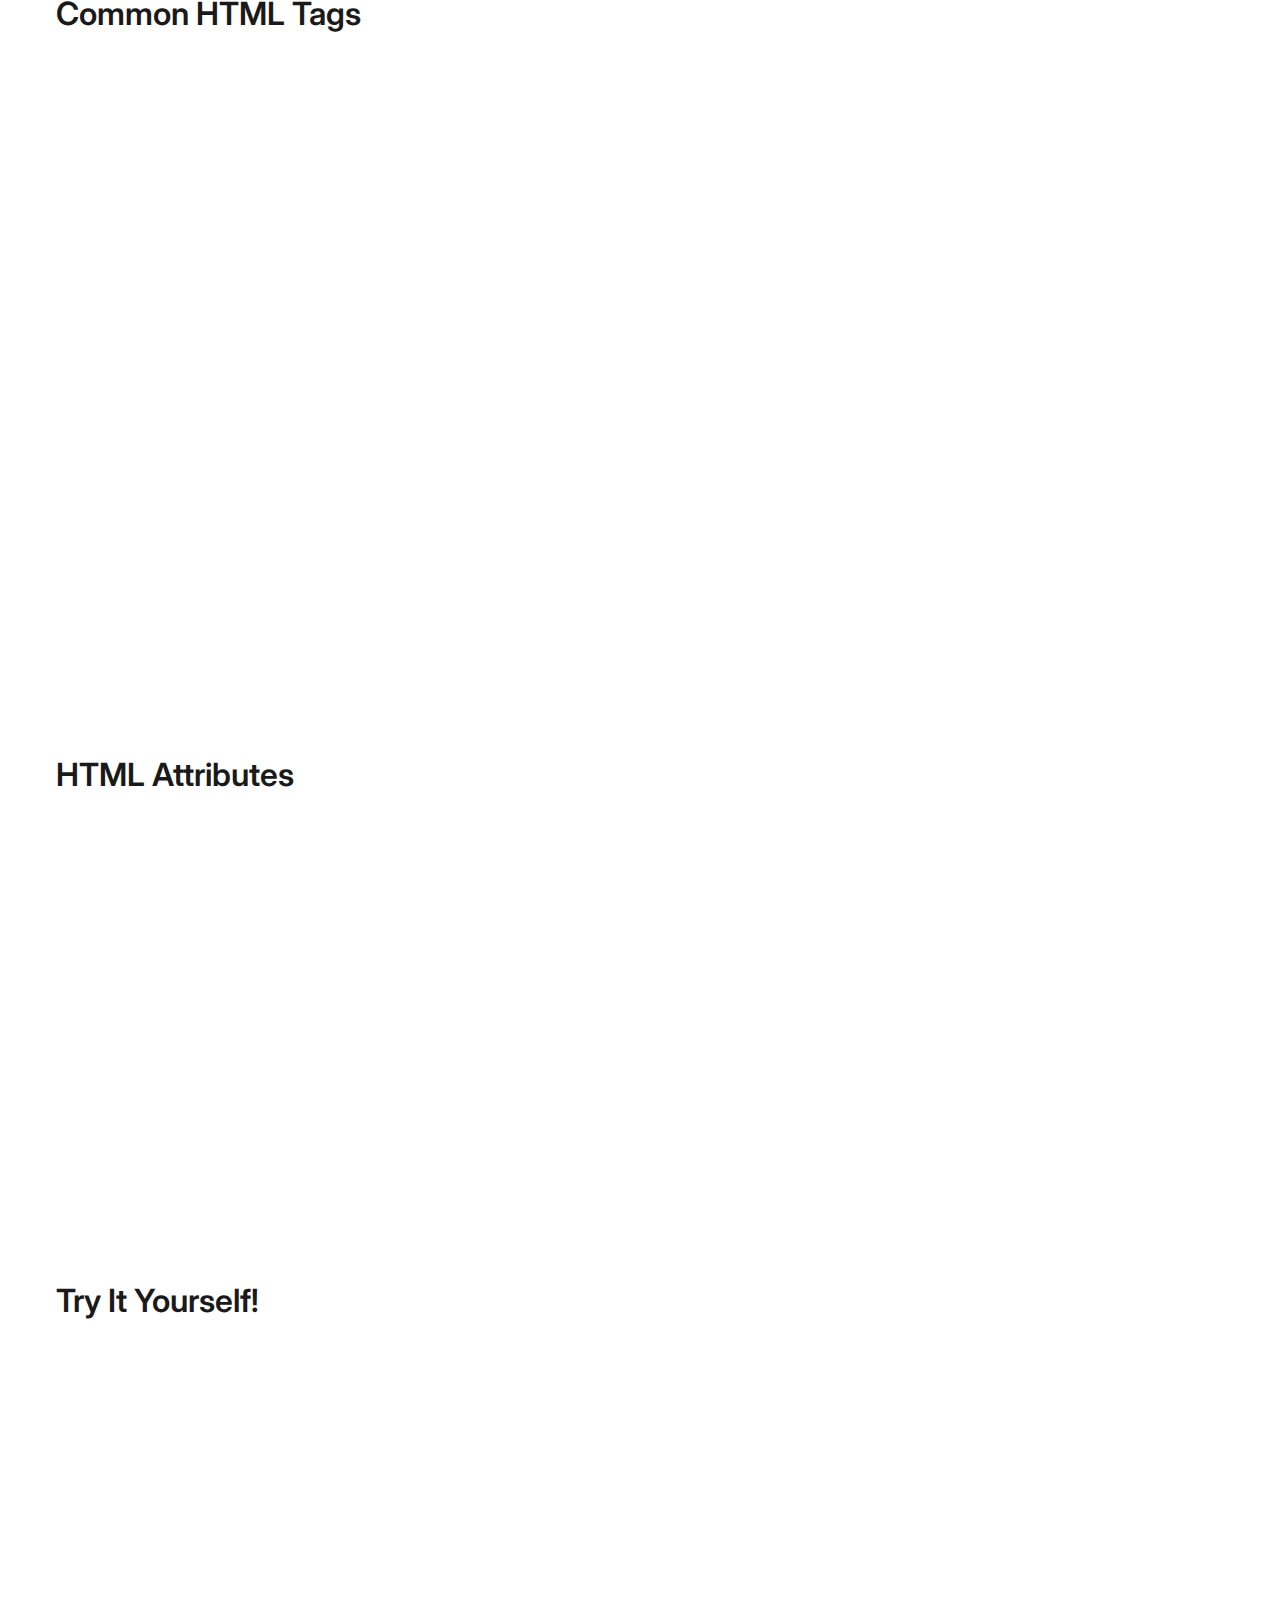
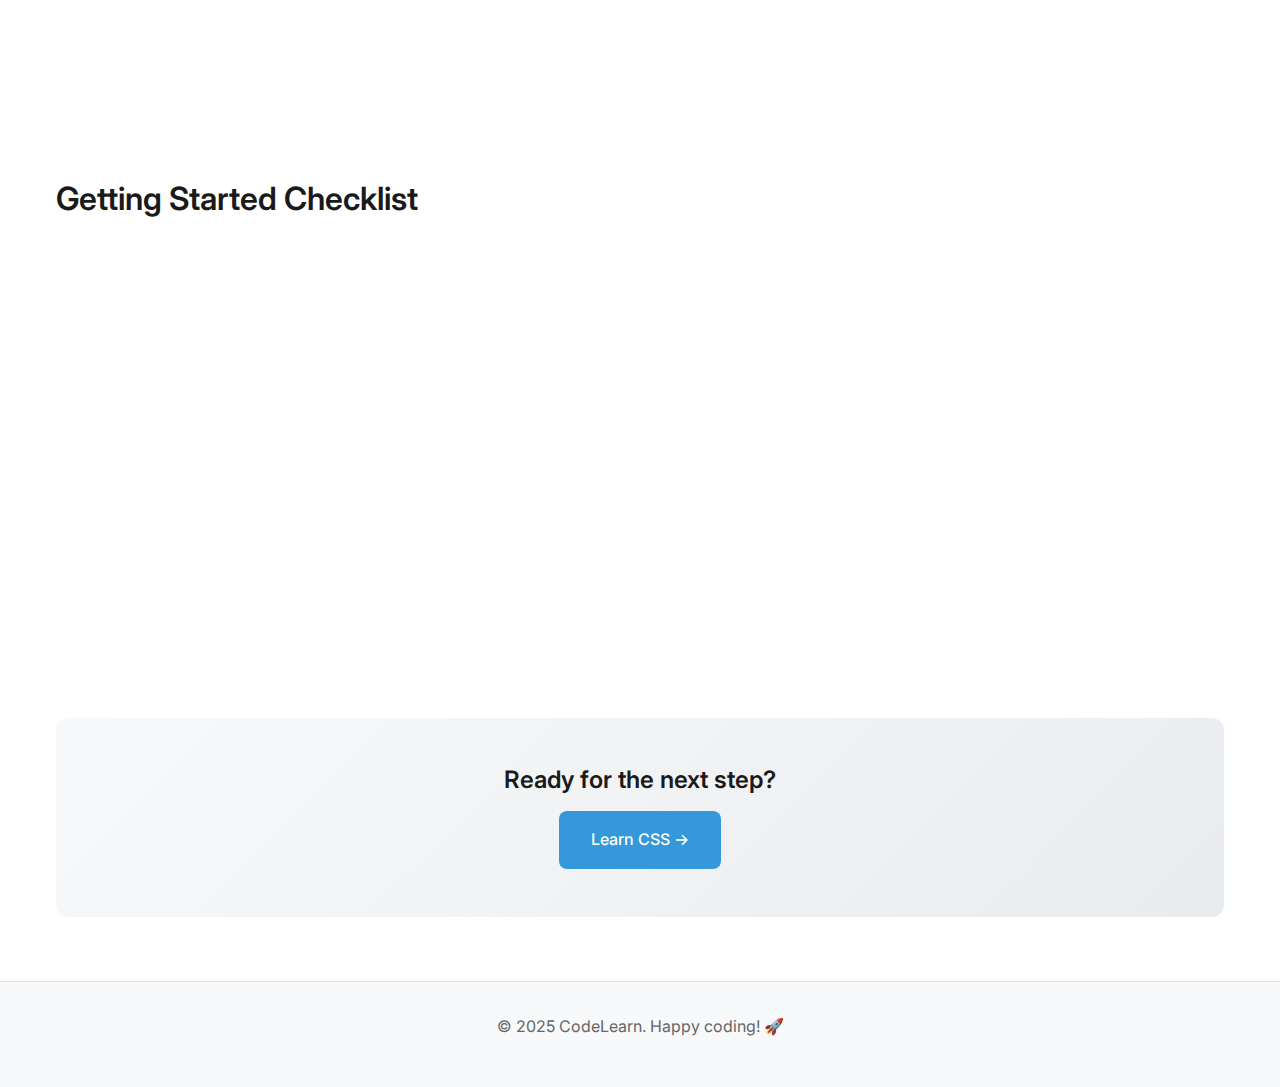
<file: html.html>
<!DOCTYPE html>
<html lang="en">
<head>
    <meta charset="UTF-8">
    <meta name="viewport" content="width=device-width, initial-scale=1.0">
    <title>Learn HTML - CodeLearn</title>
    <link rel="stylesheet" href="css/style.css">
    <link href="https://fonts.googleapis.com/css2?family=Inter:wght@300;400;600;700&display=swap" rel="stylesheet">
</head>
<body class="light">
    <header>
        <nav>
            <div class="nav-brand">
                <h2>CodeLearn</h2>
            </div>
            <div class="nav-links">
                <a href="index.html">Home</a>
                <a href="html.html" class="active">HTML</a>
                <a href="css.html">CSS</a>
                <a href="javascript.html">JavaScript</a>
                <button id="themeToggle" class="theme-toggle">🌙</button>
            </div>
        </nav>
    </header>

    <main class="page">
        <div class="container">
            <section class="tutorial-hero">
                <h1>🏗️ HTML - HyperText Markup Language</h1>
                <p class="tutorial-subtitle">Learn the building blocks of the web</p>
            </section>

            <section class="tutorial-content">
                <h2>What is HTML?</h2>
                <div class="content-block">
                    <p>HTML (HyperText Markup Language) is the standard markup language for creating web pages. It describes the structure and content of a webpage using elements called <strong>tags</strong>.</p>
                    
                    <div class="callout">
                        <h4>💡 Think of HTML like...</h4>
                        <p>The skeleton of a house - it provides the basic structure that everything else builds upon!</p>
                    </div>
                </div>

                <h2>HTML Tags and Structure</h2>
                <div class="content-block">
                    <p>HTML uses tags to define different parts of your content. Tags are written between angle brackets like <code>&lt;tagname&gt;</code>.</p>
                    
                    <h3>Basic HTML Structure</h3>
                    <pre><code>&lt;!DOCTYPE html&gt;
&lt;html lang="en"&gt;
&lt;head&gt;
    &lt;meta charset="UTF-8"&gt;
    &lt;meta name="viewport" content="width=device-width, initial-scale=1.0"&gt;
    &lt;title&gt;My First Website&lt;/title&gt;
&lt;/head&gt;
&lt;body&gt;
    &lt;h1&gt;Welcome to My Website&lt;/h1&gt;
    &lt;p&gt;This is my first paragraph!&lt;/p&gt;
&lt;/body&gt;
&lt;/html&gt;</code></pre>

                    <div class="explanation">
                        <ul>
                            <li><strong>&lt;!DOCTYPE html&gt;</strong> - Tells the browser this is an HTML5 document</li>
                            <li><strong>&lt;html&gt;</strong> - The root element that contains all content</li>
                            <li><strong>&lt;head&gt;</strong> - Contains metadata (information about the page)</li>
                            <li><strong>&lt;title&gt;</strong> - Sets the page title shown in the browser tab</li>
                            <li><strong>&lt;body&gt;</strong> - Contains all visible content</li>
                        </ul>
                    </div>
                </div>

                <h2>Common HTML Tags</h2>
                <div class="content-block">
                    <div class="tag-grid">
                        <div class="tag-example">
                            <h4>Headings</h4>
                            <pre><code>&lt;h1&gt;Main Title&lt;/h1&gt;
&lt;h2&gt;Subtitle&lt;/h2&gt;
&lt;h3&gt;Section Title&lt;/h3&gt;</code></pre>
                        </div>
                        
                        <div class="tag-example">
                            <h4>Paragraphs</h4>
                            <pre><code>&lt;p&gt;This is a paragraph of text.&lt;/p&gt;</code></pre>
                        </div>
                        
                        <div class="tag-example">
                            <h4>Links</h4>
                            <pre><code>&lt;a href="https://example.com"&gt;Click here&lt;/a&gt;</code></pre>
                        </div>
                        
                        <div class="tag-example">
                            <h4>Images</h4>
                            <pre><code>&lt;img src="image.jpg" alt="Description"&gt;</code></pre>
                        </div>
                        
                        <div class="tag-example">
                            <h4>Lists</h4>
                            <pre><code>&lt;ul&gt;
  &lt;li&gt;Item 1&lt;/li&gt;
  &lt;li&gt;Item 2&lt;/li&gt;
&lt;/ul&gt;</code></pre>
                        </div>
                        
                        <div class="tag-example">
                            <h4>Divisions</h4>
                            <pre><code>&lt;div class="container"&gt;
  Content goes here
&lt;/div&gt;</code></pre>
                        </div>
                    </div>
                </div>

                <h2>HTML Attributes</h2>
                <div class="content-block">
                    <p>Attributes provide additional information about HTML elements. They are written inside the opening tag.</p>
                    
                    <pre><code>&lt;a href="https://google.com" target="_blank" class="external-link"&gt;
    Visit Google
&lt;/a&gt;</code></pre>
                    
                    <div class="explanation">
                        <ul>
                            <li><strong>href</strong> - Specifies the URL to link to</li>
                            <li><strong>target="_blank"</strong> - Opens link in a new tab</li>
                            <li><strong>class</strong> - Assigns a CSS class for styling</li>
                        </ul>
                    </div>
                </div>

                <h2>Try It Yourself!</h2>
                <div class="content-block">
                    <div class="interactive-demo">
                        <div class="demo-editor">
                            <h4>HTML Editor</h4>
                            <textarea id="htmlEditor" rows="10" placeholder="Write your HTML code here...">&lt;h1&gt;Hello World!&lt;/h1&gt;
&lt;p&gt;This is my first HTML page.&lt;/p&gt;
&lt;a href="#"&gt;Click me!&lt;/a&gt;</textarea>
                        </div>
                        <div class="demo-preview">
                            <h4>Live Preview</h4>
                            <iframe id="htmlPreview" class="preview-frame"></iframe>
                        </div>
                    </div>
                    <button id="runHTML" class="btn btn-primary">Update Preview</button>
                </div>

                <h2>Getting Started Checklist</h2>
                <div class="content-block">
                    <div class="checklist">
                        <div class="checklist-item">
                            <input type="checkbox" id="step1">
                            <label for="step1">Create a new HTML file (save it as .html)</label>
                        </div>
                        <div class="checklist-item">
                            <input type="checkbox" id="step2">
                            <label for="step2">Add the basic HTML structure</label>
                        </div>
                        <div class="checklist-item">
                            <input type="checkbox" id="step3">
                            <label for="step3">Add a title and some content</label>
                        </div>
                        <div class="checklist-item">
                            <input type="checkbox" id="step4">
                            <label for="step4">Open your file in a web browser</label>
                        </div>
                        <div class="checklist-item">
                            <input type="checkbox" id="step5">
                            <label for="step5">Experiment with different tags</label>
                        </div>
                    </div>
                </div>

                <div class="next-steps">
                    <h3>Ready for the next step?</h3>
                    <a href="css.html" class="btn btn-primary">Learn CSS →</a>
                </div>
            </section>
        </div>
    </main>

    <footer>
        <div class="container">
            <p>&copy; 2025 CodeLearn. Happy coding! 🚀</p>
        </div>
    </footer>

    <script src="js/script.js"></script>
</body>
</html>
</file>
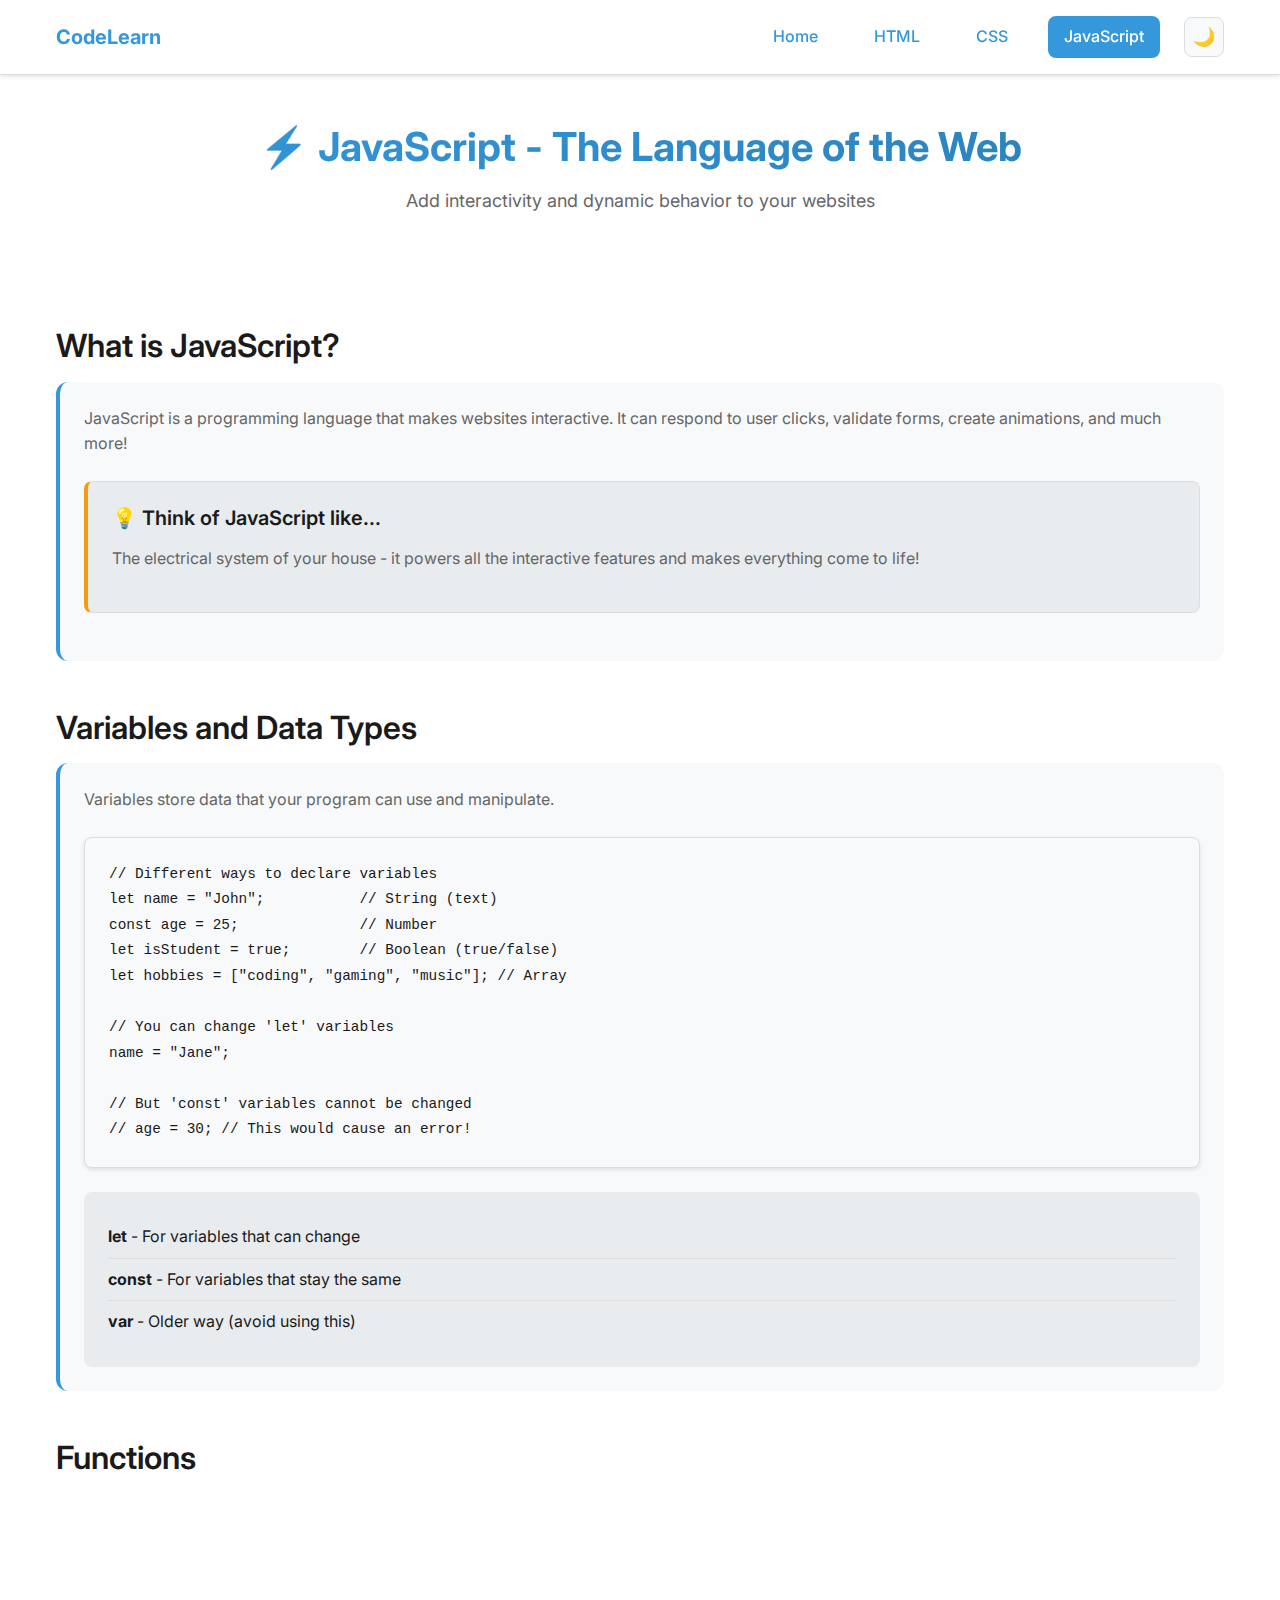
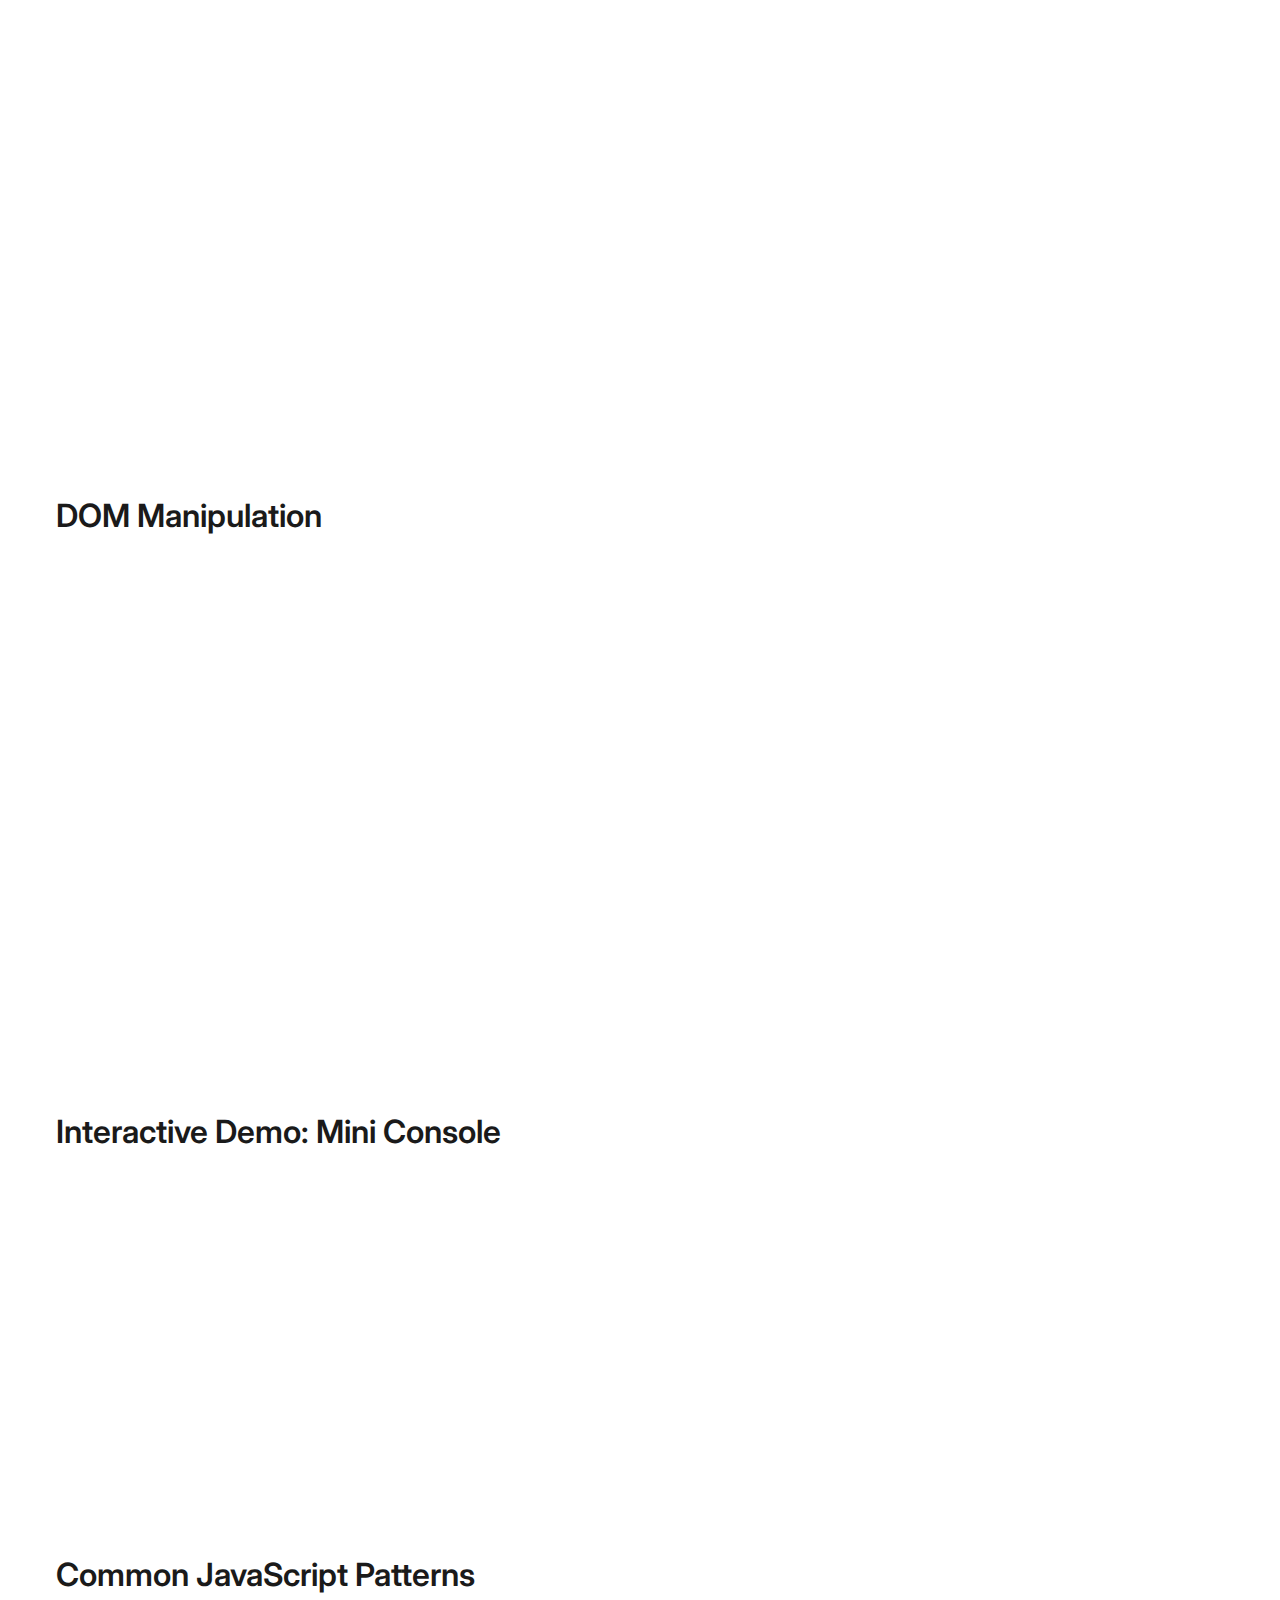
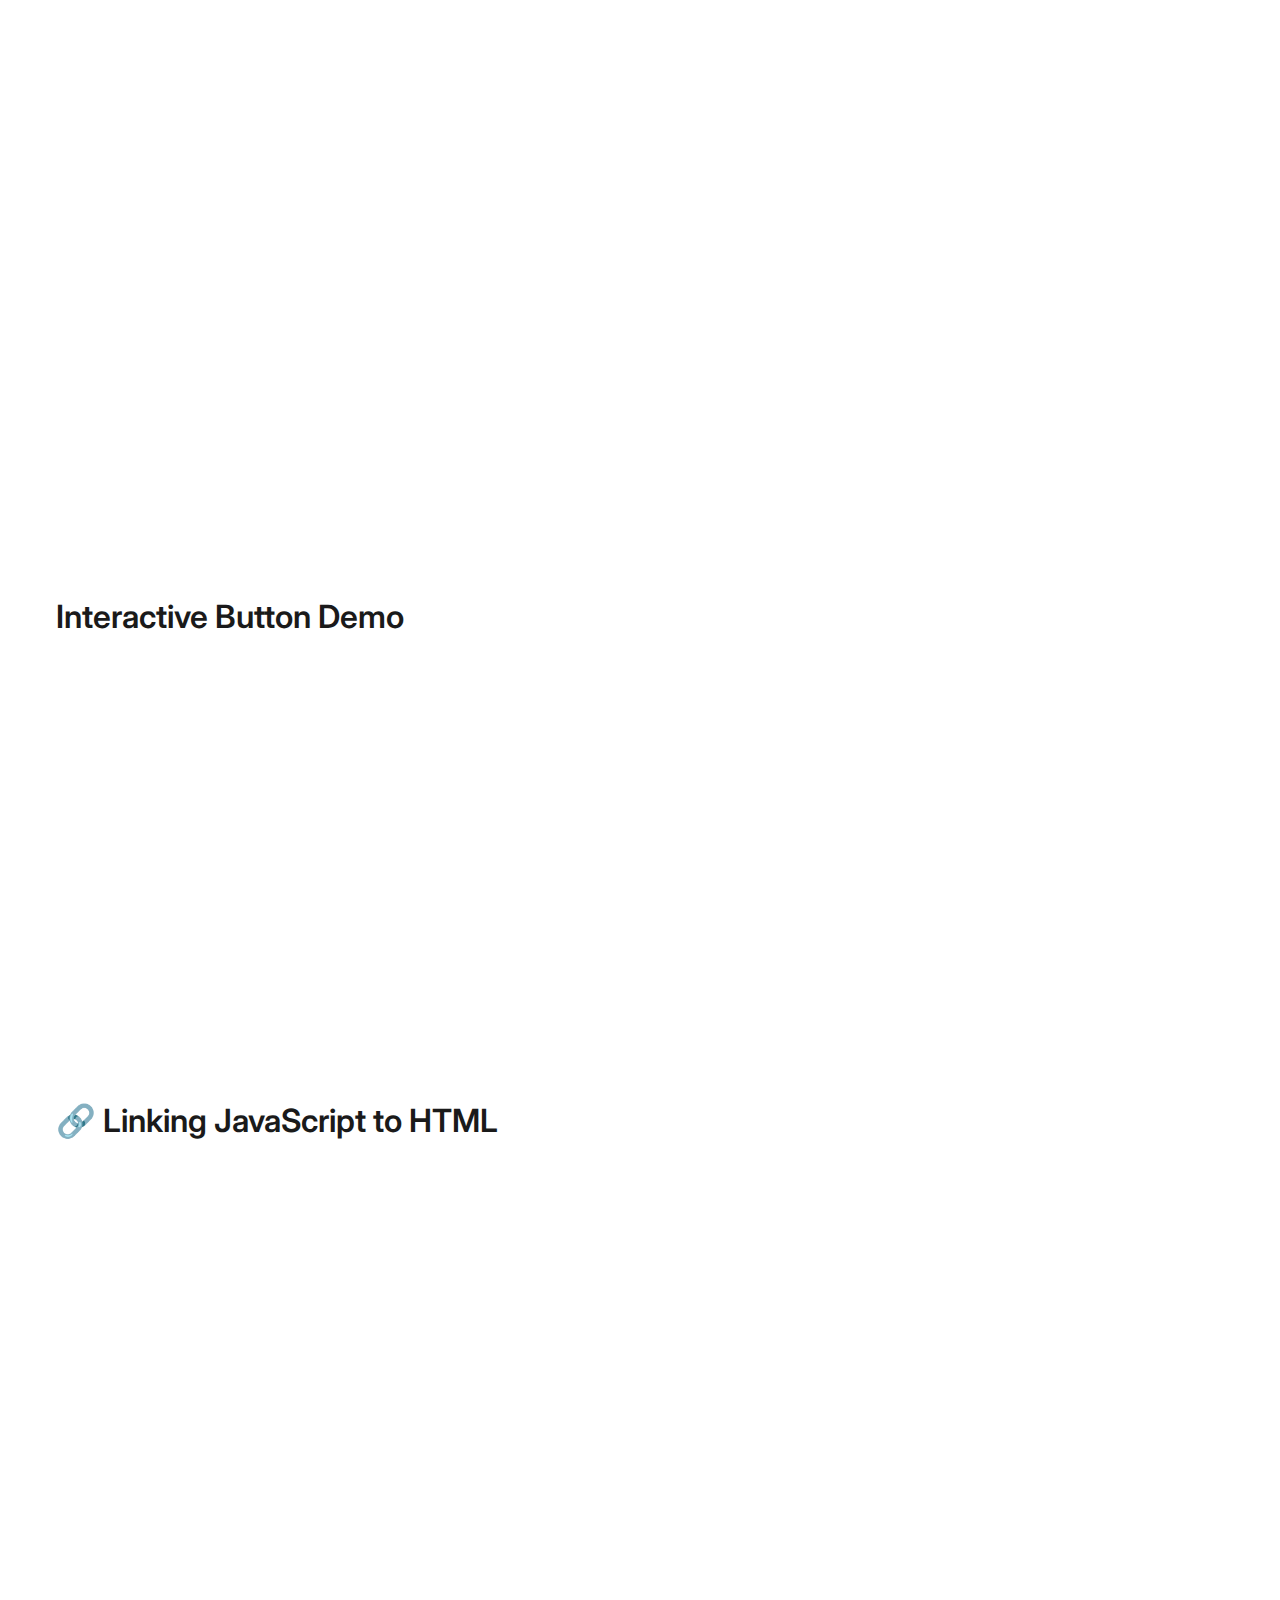
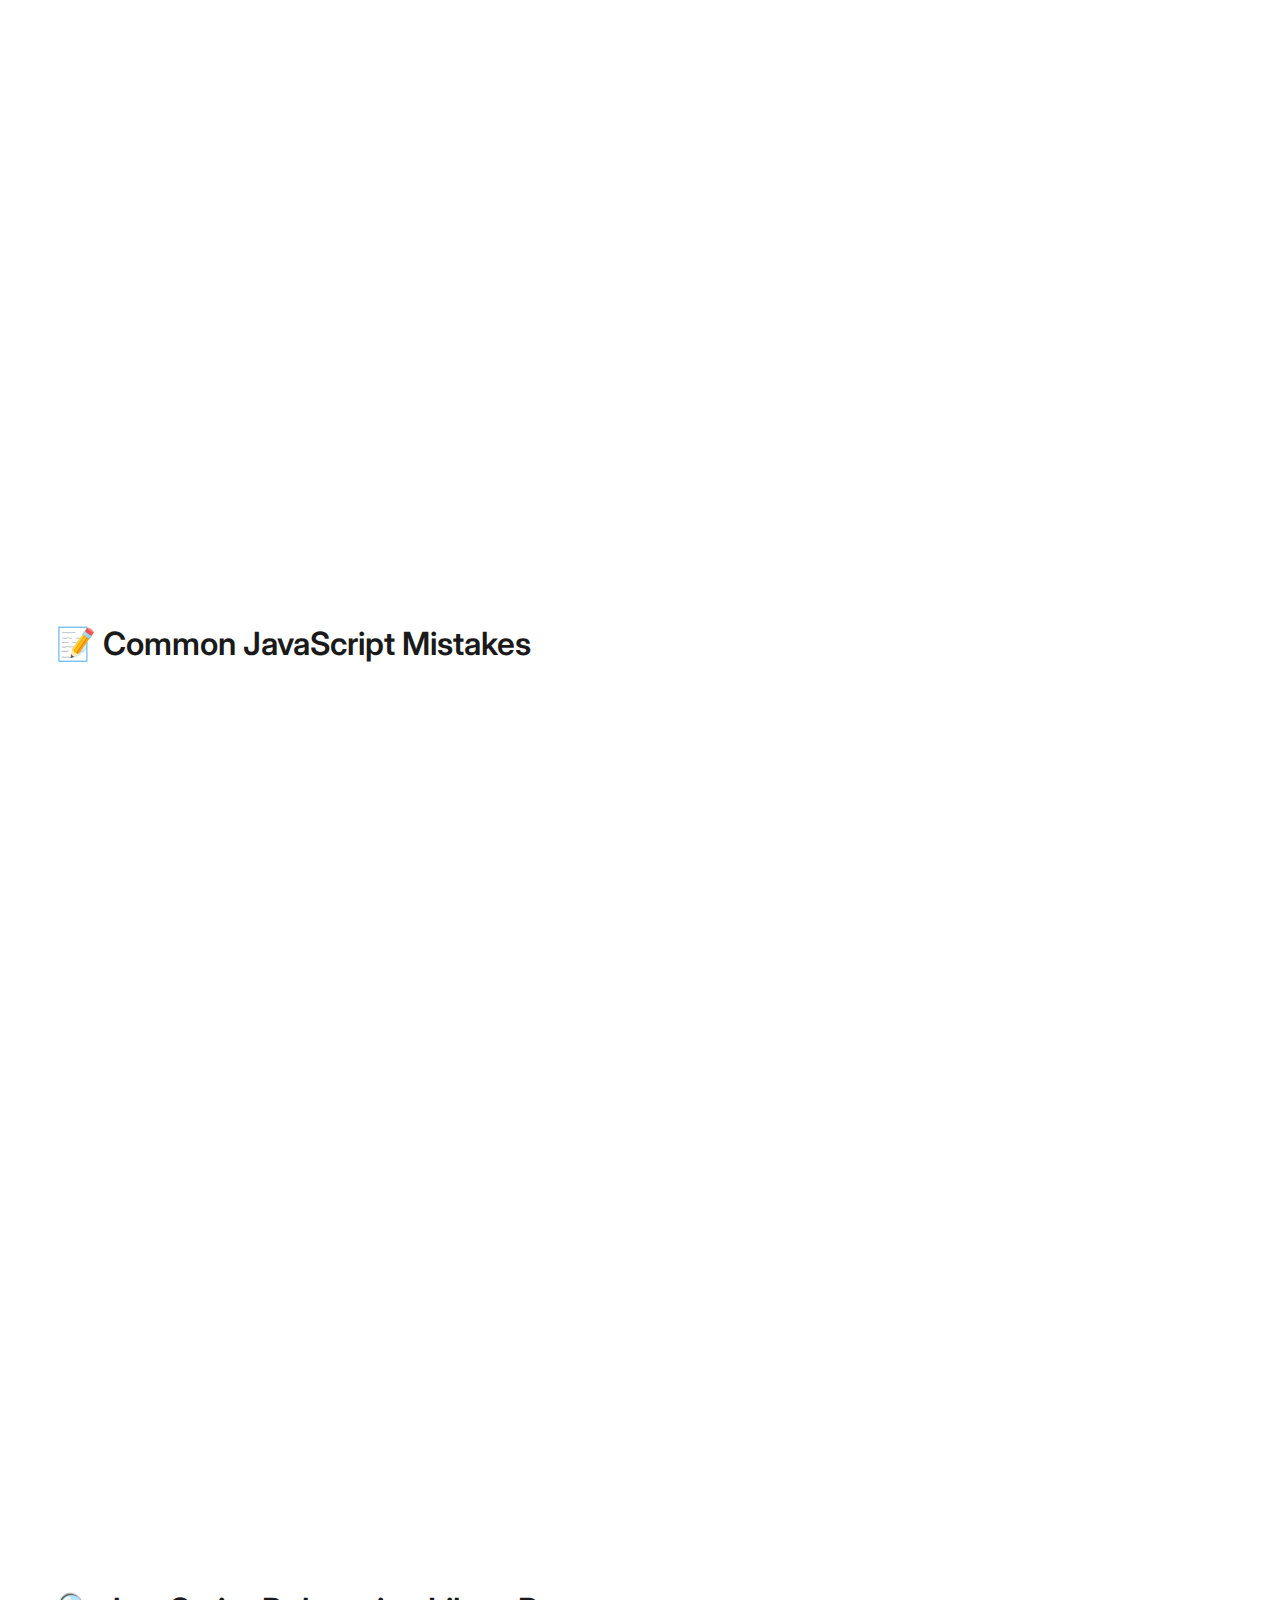
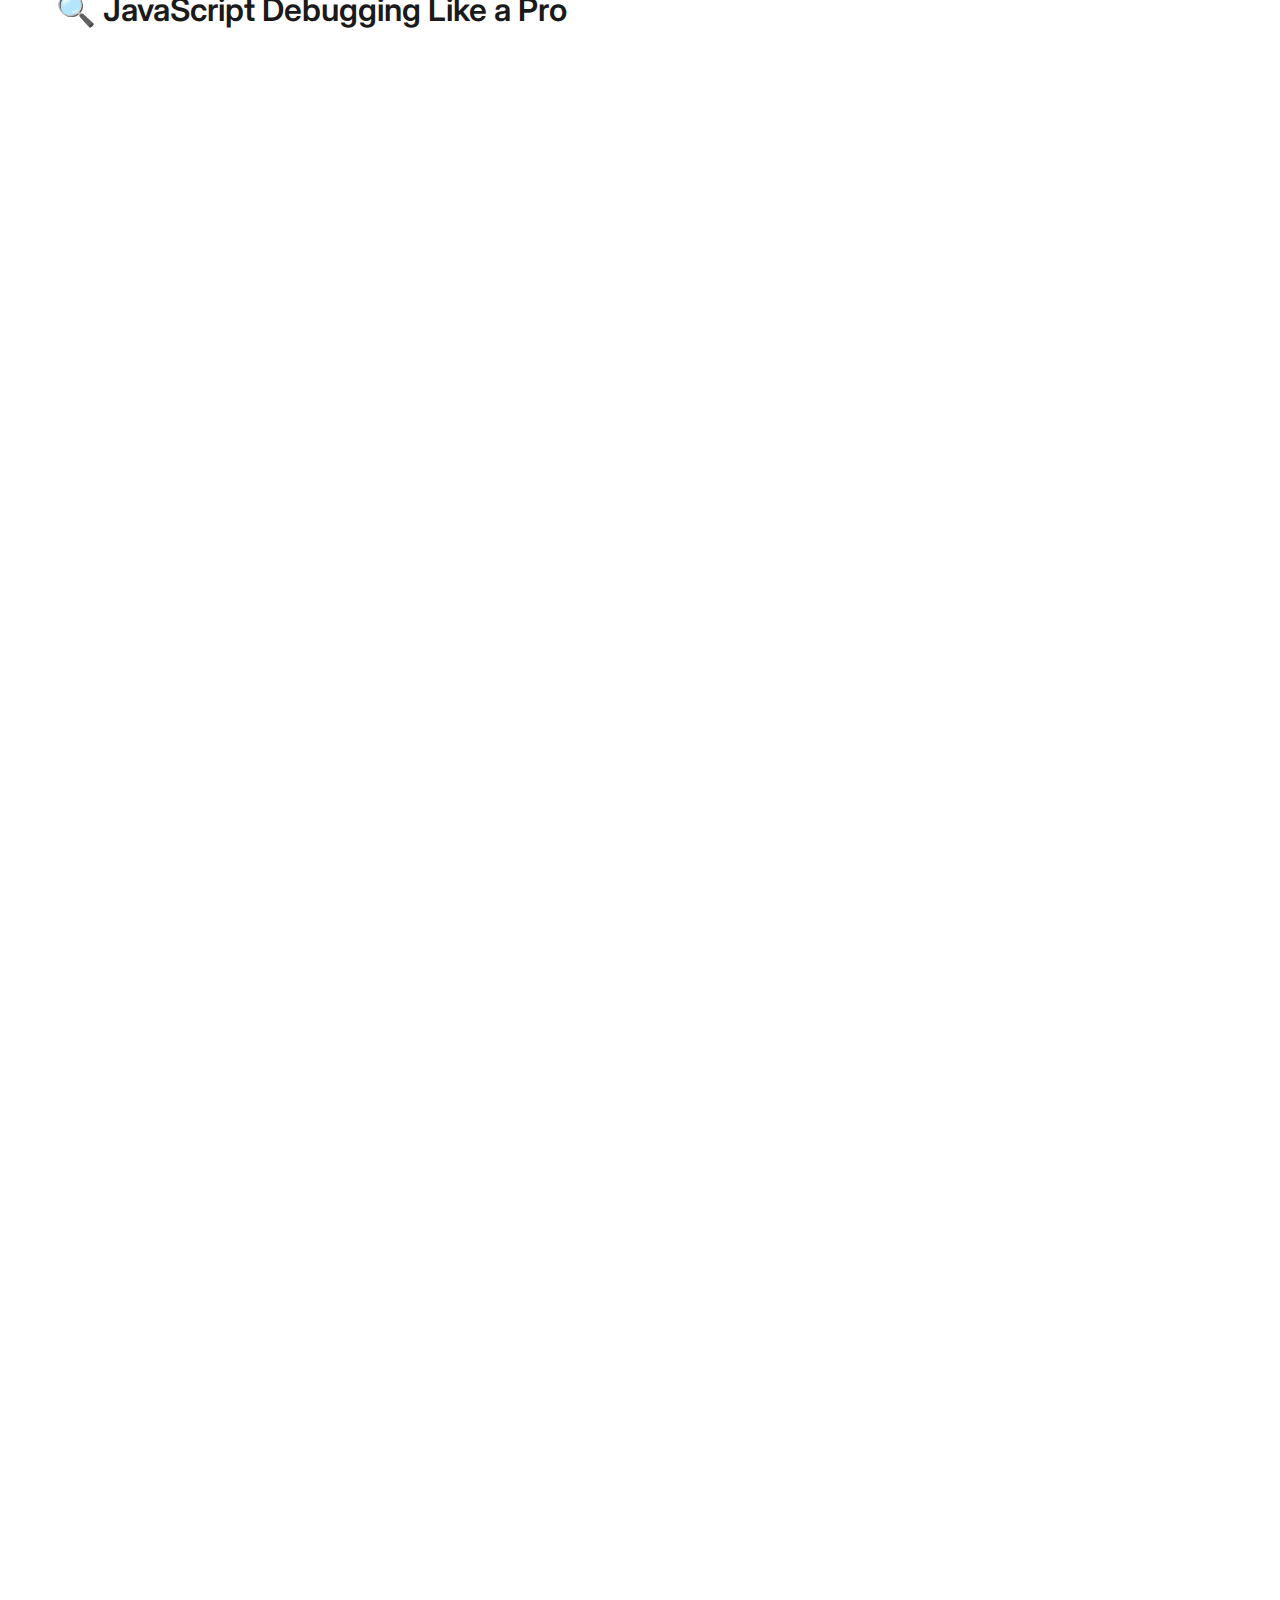
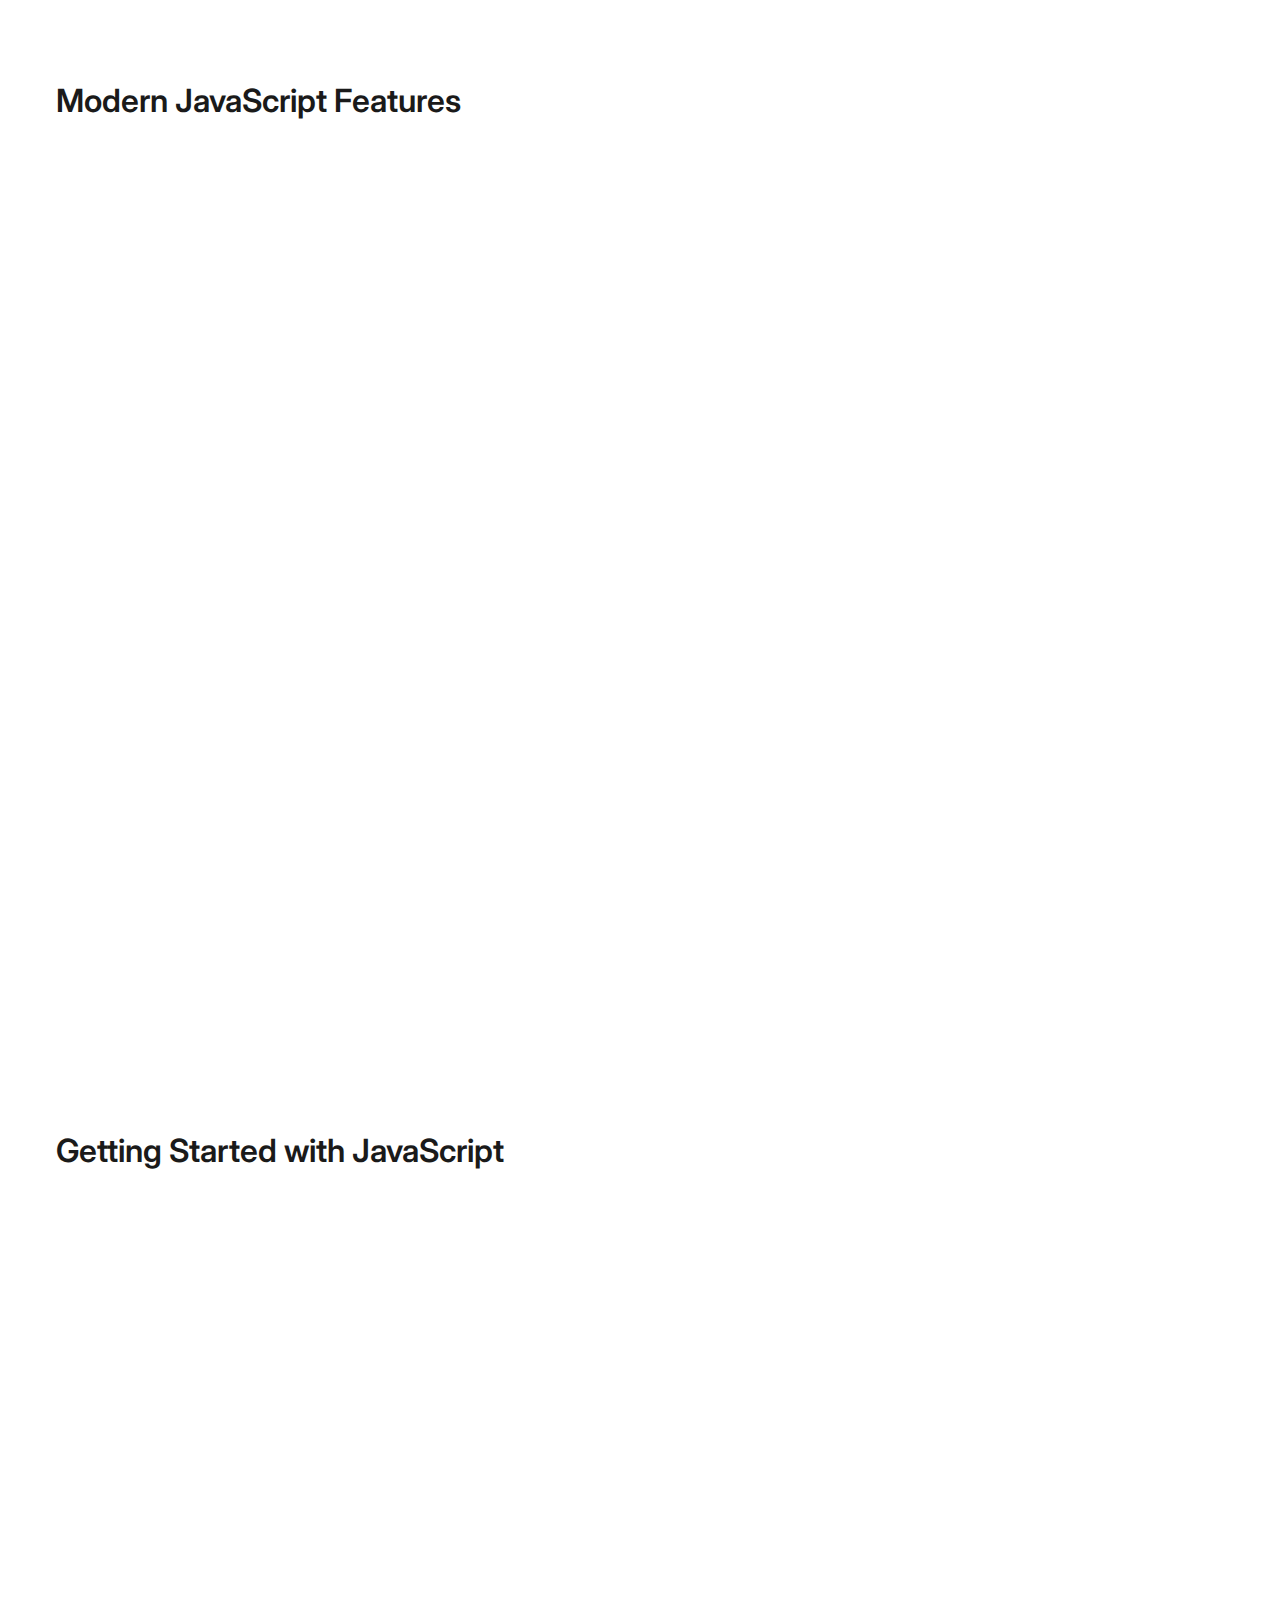
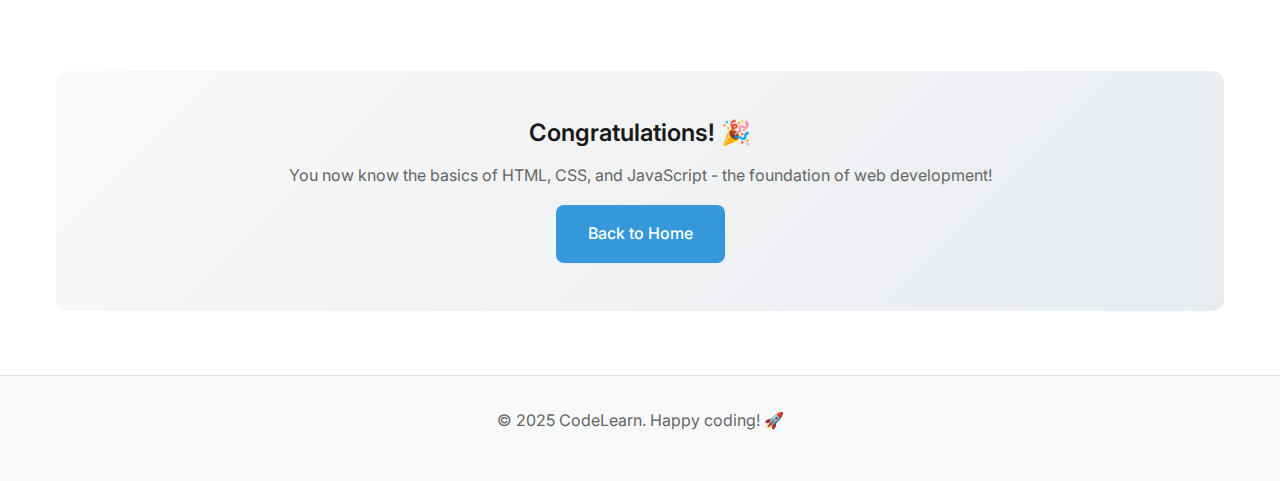
<file: javascript.html>
<!DOCTYPE html>
<html lang="en">
<head>
    <meta charset="UTF-8">
    <meta name="viewport" content="width=device-width, initial-scale=1.0">
    <title>Learn JavaScript - CodeLearn</title>
    <link rel="stylesheet" href="css/style.css">
    <link href="https://fonts.googleapis.com/css2?family=Inter:wght@300;400;600;700&display=swap" rel="stylesheet">
</head>
<body class="light">
    <header>
        <nav>
            <div class="nav-brand">
                <h2>CodeLearn</h2>
            </div>
            <div class="nav-links">
                <a href="index.html">Home</a>
                <a href="html.html">HTML</a>
                <a href="css.html">CSS</a>
                <a href="javascript.html" class="active">JavaScript</a>
                <button id="themeToggle" class="theme-toggle">🌙</button>
            </div>
        </nav>
    </header>

    <main class="page">
        <div class="container">
            <section class="tutorial-hero">
                <h1>⚡ JavaScript - The Language of the Web</h1>
                <p class="tutorial-subtitle">Add interactivity and dynamic behavior to your websites</p>
            </section>

            <section class="tutorial-content">
                <h2>What is JavaScript?</h2>
                <div class="content-block">
                    <p>JavaScript is a programming language that makes websites interactive. It can respond to user clicks, validate forms, create animations, and much more!</p>
                    
                    <div class="callout">
                        <h4>💡 Think of JavaScript like...</h4>
                        <p>The electrical system of your house - it powers all the interactive features and makes everything come to life!</p>
                    </div>
                </div>

                <h2>Variables and Data Types</h2>
                <div class="content-block">
                    <p>Variables store data that your program can use and manipulate.</p>
                    
                    <pre><code>// Different ways to declare variables
let name = "John";           // String (text)
const age = 25;              // Number
let isStudent = true;        // Boolean (true/false)
let hobbies = ["coding", "gaming", "music"]; // Array

// You can change 'let' variables
name = "Jane";

// But 'const' variables cannot be changed
// age = 30; // This would cause an error!</code></pre>

                    <div class="explanation">
                        <ul>
                            <li><strong>let</strong> - For variables that can change</li>
                            <li><strong>const</strong> - For variables that stay the same</li>
                            <li><strong>var</strong> - Older way (avoid using this)</li>
                        </ul>
                    </div>
                </div>

                <h2>Functions</h2>
                <div class="content-block">
                    <p>Functions are reusable blocks of code that perform specific tasks.</p>
                    
                    <pre><code>// Function declaration
function greetUser(name) {
    return "Hello, " + name + "!";
}

// Function call
let message = greetUser("Alice");
console.log(message); // Output: "Hello, Alice!"

// Arrow function (modern syntax)
const addNumbers = (a, b) => {
    return a + b;
};

let result = addNumbers(5, 3); // result = 8</code></pre>
                </div>

                <h2>DOM Manipulation</h2>
                <div class="content-block">
                    <p>The DOM (Document Object Model) lets JavaScript interact with HTML elements on your page.</p>
                    
                    <div class="dom-examples">
                        <div class="dom-example">
                            <h4>Select Elements</h4>
                            <pre><code>// Select by ID
const button = document.getElementById('myButton');

// Select by class
const cards = document.querySelectorAll('.card');

// Select by tag
const paragraphs = document.getElementsByTagName('p');</code></pre>
                        </div>
                        
                        <div class="dom-example">
                            <h4>Change Content</h4>
                            <pre><code>// Change text content
button.textContent = 'Click me!';

// Change HTML content
div.innerHTML = '&lt;strong&gt;Bold text&lt;/strong&gt;';

// Change attributes
img.src = 'new-image.jpg';</code></pre>
                        </div>
                        
                        <div class="dom-example">
                            <h4>Add Event Listeners</h4>
                            <pre><code>button.addEventListener('click', function() {
    alert('Button was clicked!');
});

// Or with arrow function
button.addEventListener('click', () => {
    console.log('Modern event handler!');
});</code></pre>
                        </div>
                    </div>
                </div>

                <h2>Interactive Demo: Mini Console</h2>
                <div class="content-block">
                    <div class="js-console">
                        <div class="console-header">
                            <h4>JavaScript Console</h4>
                            <button id="clearConsole" class="btn-small">Clear</button>
                        </div>
                        <div class="console-output" id="consoleOutput">
                            <div class="console-line">Welcome to the JavaScript Console!</div>
                            <div class="console-line">Try typing: 5 + 3</div>
                            <div class="console-line">Or: "Hello " + "World"</div>
                        </div>
                        <div class="console-input">
                            <span class="prompt">></span>
                            <input type="text" id="consoleInput" placeholder="Type JavaScript code here...">
                            <button id="runConsole" class="btn btn-primary">Run</button>
                        </div>
                    </div>
                </div>

                <h2>Common JavaScript Patterns</h2>
                <div class="content-block">
                    <div class="pattern-grid">
                        <div class="pattern-example">
                            <h4>🔄 Loops</h4>
                            <pre><code>// For loop
for (let i = 0; i < 5; i++) {
    console.log(i);
}

// For...of loop
const fruits = ['apple', 'banana'];
for (const fruit of fruits) {
    console.log(fruit);
}</code></pre>
                        </div>
                        
                        <div class="pattern-example">
                            <h4>🤔 Conditionals</h4>
                            <pre><code>const score = 85;

if (score >= 90) {
    console.log('A grade!');
} else if (score >= 80) {
    console.log('B grade!');
} else {
    console.log('Keep studying!');
}</code></pre>
                        </div>
                        
                        <div class="pattern-example">
                            <h4>📋 Arrays</h4>
                            <pre><code>const numbers = [1, 2, 3, 4, 5];

// Add to array
numbers.push(6);

// Remove from array
numbers.pop();

// Find in array
const found = numbers.find(n => n > 3);</code></pre>
                        </div>
                        
                        <div class="pattern-example">
                            <h4>📦 Objects</h4>
                            <pre><code>const person = {
    name: 'Alice',
    age: 30,
    greet: function() {
        return `Hi, I'm ${this.name}`;
    }
};

console.log(person.name); // 'Alice'
console.log(person.greet()); // 'Hi, I'm Alice'</code></pre>
                        </div>
                    </div>
                </div>

                <h2>Interactive Button Demo</h2>
                <div class="content-block">
                    <div class="button-demo">
                        <h4>Click Counter</h4>
                        <p>Click count: <span id="clickCount">0</span></p>
                        <div class="demo-buttons">
                            <button id="incrementBtn" class="btn btn-primary">+1</button>
                            <button id="decrementBtn" class="btn btn-secondary">-1</button>
                            <button id="resetBtn" class="btn btn-outline">Reset</button>
                        </div>
                        <div class="color-changing-box" id="colorBox">
                            <p>I change colors when you click!</p>
                        </div>
                    </div>
                </div>

                <h2>🔗 Linking JavaScript to HTML</h2>
                <div class="content-block">
                    <p>There are several ways to add JavaScript to your HTML pages. Here's how to do it properly:</p>
                    
                    <h3>External JavaScript File (Recommended)</h3>
                    <pre><code>&lt;!DOCTYPE html&gt;
&lt;html&gt;
&lt;head&gt;
    &lt;title&gt;My Website&lt;/title&gt;
&lt;/head&gt;
&lt;body&gt;
    &lt;!-- All your HTML content --&gt;
    &lt;h1 id="title"&gt;Welcome!&lt;/h1&gt;
    &lt;button id="myButton"&gt;Click me&lt;/button&gt;
    
    &lt;!-- JavaScript file goes at the END of body --&gt;
    &lt;script src="js/script.js"&gt;&lt;/script&gt;
&lt;/body&gt;
&lt;/html&gt;</code></pre>
                    
                    <h3>Inline JavaScript (for small scripts)</h3>
                    <pre><code>&lt;script&gt;
    document.getElementById('myButton').addEventListener('click', function() {
        alert('Hello World!');
    });
&lt;/script&gt;</code></pre>
                    
                    <div class="callout">
                        <h4>💡 Pro Tips</h4>
                        <ul>
                            <li><strong>Always put scripts at the END</strong> of the &lt;body&gt; tag so HTML loads first</li>
                            <li><strong>Use external files</strong> for better organization and reusability</li>
                            <li><strong>Use relative paths</strong> like <code>js/script.js</code> instead of full paths</li>
                        </ul>
                    </div>
                </div>

                <h2>📝 Common JavaScript Mistakes</h2>
                <div class="content-block">
                    <div class="pattern-grid">
                        <div class="pattern-example">
                            <h4>❌ Trying to Access Elements Too Early</h4>
                            <pre><code>&lt;script&gt;
    // This runs BEFORE the HTML loads!
    const button = document.getElementById('myButton');
    // button will be null!
&lt;/script&gt;
&lt;body&gt;
    &lt;button id="myButton"&gt;Click&lt;/button&gt;
&lt;/body&gt;</code></pre>
                            <h4>✅ Wait for HTML to Load</h4>
                            <pre><code>&lt;body&gt;
    &lt;button id="myButton"&gt;Click&lt;/button&gt;
    
    &lt;script&gt;
        // Now the HTML exists!
        const button = document.getElementById('myButton');
    &lt;/script&gt;
&lt;/body&gt;</code></pre>
                        </div>
                        
                        <div class="pattern-example">
                            <h4>❌ Missing Semicolons</h4>
                            <pre><code>let name = "John"
let age = 25
console.log(name)</code></pre>
                            <h4>✅ Always Use Semicolons</h4>
                            <pre><code>let name = "John";
let age = 25;
console.log(name);</code></pre>
                        </div>
                        
                        <div class="pattern-example">
                            <h4>❌ Comparing with == Instead of ===</h4>
                            <pre><code>if ("5" == 5) {
    // This is TRUE (but shouldn't be!)
}</code></pre>
                            <h4>✅ Use === for Exact Comparison</h4>
                            <pre><code>if ("5" === "5") {
    // Only TRUE if type AND value match
}</code></pre>
                        </div>
                        
                        <div class="pattern-example">
                            <h4>❌ Forgetting to Return Values</h4>
                            <pre><code>function addNumbers(a, b) {
    a + b; // Missing return!
}

let result = addNumbers(5, 3);
// result is undefined</code></pre>
                            <h4>✅ Always Return When Needed</h4>
                            <pre><code>function addNumbers(a, b) {
    return a + b;
}

let result = addNumbers(5, 3);
// result is 8</code></pre>
                        </div>
                    </div>
                </div>

                <h2>🔍 JavaScript Debugging Like a Pro</h2>
                <div class="content-block">
                    <h3>Using the Browser Console</h3>
                    <div class="pattern-grid">
                        <div class="pattern-example">
                            <h4>Console Methods</h4>
                            <pre><code>// Basic logging
console.log("Hello World");

// Log variables
let user = {name: "Alice", age: 25};
console.log("User:", user);

// Different log types
console.error("This is an error!");
console.warn("This is a warning!");
console.info("This is info!");</code></pre>
                        </div>
                        
                        <div class="pattern-example">
                            <h4>Debugging Tips</h4>
                            <pre><code>// Check if element exists
const button = document.getElementById('myButton');
if (button) {
    console.log("Button found!");
} else {
    console.error("Button not found!");
}

// Log function calls
function calculateTotal(price, tax) {
    console.log(`Calculating: ${price} + ${tax}`);
    return price + tax;
}</code></pre>
                        </div>
                    </div>
                    
                    <h3>Browser DevTools Shortcuts</h3>
                    <div class="callout">
                        <h4>⌨️ Essential Shortcuts</h4>
                        <ul>
                            <li><strong>F12</strong> - Open Developer Tools</li>
                            <li><strong>Ctrl + Shift + I</strong> - Open Developer Tools (alternative)</li>
                            <li><strong>Ctrl + Shift + J</strong> - Jump directly to Console tab</li>
                            <li><strong>Ctrl + Shift + C</strong> - Inspect element tool</li>
                            <li><strong>F5</strong> - Refresh page</li>
                            <li><strong>Ctrl + F5</strong> - Hard refresh (ignore cache)</li>
                        </ul>
                    </div>
                    
                    <h3>Reading Error Messages</h3>
                    <div class="pattern-grid">
                        <div class="pattern-example">
                            <h4>Common Error Types</h4>
                            <pre><code>// ReferenceError
console.log(unknownVariable);
// "ReferenceError: unknownVariable is not defined"

// TypeError
let myVar = null;
myVar.someMethod();
// "TypeError: Cannot read property 'someMethod' of null"

// SyntaxError
if (true {
    console.log("missing closing parenthesis");
}
// "SyntaxError: Unexpected token '{'"</code></pre>
                        </div>
                        
                        <div class="pattern-example">
                            <h4>How to Fix Errors</h4>
                            <ol>
                                <li><strong>Read the error message carefully</strong></li>
                                <li><strong>Look at the line number</strong> mentioned</li>
                                <li><strong>Check for typos</strong> in variable names</li>
                                <li><strong>Make sure elements exist</strong> before using them</li>
                                <li><strong>Use console.log()</strong> to check values</li>
                                <li><strong>Check the Console tab</strong> for detailed error info</li>
                            </ol>
                        </div>
                    </div>
                </div>

                <h2>Modern JavaScript Features</h2>
                <div class="content-block">
                    <div class="modern-features">
                        <div class="feature-example">
                            <h4>Template Literals</h4>
                            <pre><code>const name = 'World';
const message = `Hello, ${name}!`;
// Instead of: "Hello, " + name + "!"</code></pre>
                        </div>
                        
                        <div class="feature-example">
                            <h4>Destructuring</h4>
                            <pre><code>const person = {name: 'Alice', age: 25};
const {name, age} = person;
// Now you can use name and age directly</code></pre>
                        </div>
                        
                        <div class="feature-example">
                            <h4>Async/Await</h4>
                            <pre><code>async function fetchData() {
    try {
        const response = await fetch('/api/data');
        const data = await response.json();
        return data;
    } catch (error) {
        console.error('Error:', error);
    }
}</code></pre>
                        </div>
                    </div>
                </div>

                <h2>Getting Started with JavaScript</h2>
                <div class="content-block">
                    <div class="checklist">
                        <div class="checklist-item">
                            <input type="checkbox" id="js-step1">
                            <label for="js-step1">Add JavaScript to your HTML with &lt;script&gt; tags</label>
                        </div>
                        <div class="checklist-item">
                            <input type="checkbox" id="js-step2">
                            <label for="js-step2">Learn variables, functions, and basic syntax</label>
                        </div>
                        <div class="checklist-item">
                            <input type="checkbox" id="js-step3">
                            <label for="js-step3">Practice DOM manipulation</label>
                        </div>
                        <div class="checklist-item">
                            <input type="checkbox" id="js-step4">
                            <label for="js-step4">Add event listeners for user interactions</label>
                        </div>
                        <div class="checklist-item">
                            <input type="checkbox" id="js-step5">
                            <label for="js-step5">Build your first interactive project</label>
                        </div>
                    </div>
                </div>

                <div class="next-steps">
                    <h3>Congratulations! 🎉</h3>
                    <p>You now know the basics of HTML, CSS, and JavaScript - the foundation of web development!</p>
                    <a href="index.html" class="btn btn-primary">Back to Home</a>
                </div>
            </section>
        </div>
    </main>

    <footer>
        <div class="container">
            <p>&copy; 2025 CodeLearn. Happy coding! 🚀</p>
        </div>
    </footer>

    <script src="js/script.js"></script>
</body>
</html>
</file>
<file: css/style.css>
/* ===== CSS CUSTOM PROPERTIES (VARIABLES) ===== */
:root {
    /* Light Theme Colors */
    --bg-primary: #ffffff;
    --bg-secondary: #f8f9fa;
    --bg-tertiary: #e9ecef;
    --text-primary: #1a1a1a;
    --text-secondary: #666666;
    --text-muted: #999999;
    --accent-primary: #3498db;
    --accent-secondary: #2980b9;
    --accent-success: #27ae60;
    --accent-warning: #f39c12;
    --accent-error: #e74c3c;
    --border-color: #ddd;
    --shadow-light: rgba(0, 0, 0, 0.1);
    --shadow-medium: rgba(0, 0, 0, 0.15);
    --shadow-heavy: rgba(0, 0, 0, 0.25);
    
    /* Typography */
    --font-family: 'Inter', -apple-system, BlinkMacSystemFont, sans-serif;
    --font-size-xs: 0.75rem;
    --font-size-sm: 0.875rem;
    --font-size-base: 1rem;
    --font-size-lg: 1.125rem;
    --font-size-xl: 1.25rem;
    --font-size-2xl: 1.5rem;
    --font-size-3xl: 2rem;
    --font-size-4xl: 2.5rem;
    
    /* Spacing */
    --spacing-xs: 0.25rem;
    --spacing-sm: 0.5rem;
    --spacing-md: 1rem;
    --spacing-lg: 1.5rem;
    --spacing-xl: 2rem;
    --spacing-2xl: 3rem;
    --spacing-3xl: 4rem;
    
    /* Border Radius */
    --radius-sm: 0.25rem;
    --radius-md: 0.5rem;
    --radius-lg: 0.75rem;
    --radius-xl: 1rem;
    
    /* Transitions */
    --transition-fast: 0.15s ease;
    --transition-normal: 0.3s ease;
    --transition-slow: 0.5s ease;
}

/* Dark Theme Colors */
.dark {
    --bg-primary: #1a1a1a;
    --bg-secondary: #2d2d2d;
    --bg-tertiary: #404040;
    --text-primary: #ffffff;
    --text-secondary: #cccccc;
    --text-muted: #999999;
    --accent-primary: #5dade2;
    --accent-secondary: #3498db;
    --border-color: #444;
    --shadow-light: rgba(0, 0, 0, 0.3);
    --shadow-medium: rgba(0, 0, 0, 0.4);
    --shadow-heavy: rgba(0, 0, 0, 0.5);
}

/* ===== RESET AND BASE STYLES ===== */
* {
    margin: 0;
    padding: 0;
    box-sizing: border-box;
}

html {
    font-size: 16px;
    scroll-behavior: smooth;
}

body {
    font-family: var(--font-family);
    font-size: var(--font-size-base);
    line-height: 1.6;
    color: var(--text-primary);
    background-color: var(--bg-primary);
    transition: background-color var(--transition-normal), color var(--transition-normal);
    overflow-x: hidden;
}

/* ===== TYPOGRAPHY ===== */
h1, h2, h3, h4, h5, h6 {
    font-weight: 600;
    line-height: 1.2;
    margin-bottom: var(--spacing-md);
    color: var(--text-primary);
}

h1 {
    font-size: var(--font-size-4xl);
    font-weight: 700;
}

h2 {
    font-size: var(--font-size-3xl);
    margin-top: var(--spacing-2xl);
}

h3 {
    font-size: var(--font-size-2xl);
}

h4 {
    font-size: var(--font-size-xl);
}

p {
    margin-bottom: var(--spacing-md);
    color: var(--text-secondary);
}

a {
    color: var(--accent-primary);
    text-decoration: none;
    transition: color var(--transition-fast);
}

a:hover {
    color: var(--accent-secondary);
}

code {
    font-family: 'Monaco', 'Menlo', 'Ubuntu Mono', monospace;
    font-size: 0.9em;
    background-color: var(--bg-tertiary);
    color: var(--accent-primary);
    padding: 0.2em 0.4em;
    border-radius: var(--radius-sm);
}

pre {
    background-color: var(--bg-secondary);
    border: 1px solid var(--border-color);
    border-radius: var(--radius-md);
    padding: var(--spacing-lg);
    overflow-x: auto;
    margin: var(--spacing-lg) 0;
    box-shadow: 0 2px 4px var(--shadow-light);
}

pre code {
    background-color: transparent;
    padding: 0;
    color: var(--text-primary);
}

/* ===== LAYOUT COMPONENTS ===== */
.container {
    max-width: 1200px;
    margin: 0 auto;
    padding: 0 var(--spacing-md);
}

/* ===== HEADER AND NAVIGATION ===== */
header {
    background-color: var(--bg-primary);
    border-bottom: 1px solid var(--border-color);
    position: sticky;
    top: 0;
    z-index: 100;
    box-shadow: 0 2px 4px var(--shadow-light);
    backdrop-filter: blur(10px);
}

nav {
    display: flex;
    align-items: center;
    justify-content: space-between;
    padding: var(--spacing-md);
    max-width: 1200px;
    margin: 0 auto;
}

.nav-brand h2 {
    margin: 0;
    font-size: var(--font-size-xl);
    color: var(--accent-primary);
    font-weight: 700;
}

.nav-links {
    display: flex;
    align-items: center;
    gap: var(--spacing-lg);
}

.nav-links a {
    padding: var(--spacing-sm) var(--spacing-md);
    border-radius: var(--radius-md);
    font-weight: 500;
    transition: all var(--transition-fast);
    position: relative;
}

.nav-links a:hover {
    background-color: var(--bg-tertiary);
    transform: translateY(-2px);
}

.nav-links a.active {
    background-color: var(--accent-primary);
    color: white;
}

.theme-toggle {
    background: var(--bg-secondary);
    border: 1px solid var(--border-color);
    border-radius: var(--radius-md);
    padding: var(--spacing-sm);
    cursor: pointer;
    font-size: var(--font-size-lg);
    transition: all var(--transition-normal);
    width: 40px;
    height: 40px;
    display: flex;
    align-items: center;
    justify-content: center;
}

.theme-toggle:hover {
    background-color: var(--bg-tertiary);
    transform: rotate(15deg) scale(1.1);
}

/* ===== MAIN CONTENT ANIMATIONS ===== */
.page {
    opacity: 0;
    transform: translateY(20px);
    animation: fadeInUp 0.6s ease forwards;
}

@keyframes fadeInUp {
    to {
        opacity: 1;
        transform: translateY(0);
    }
}

/* ===== HERO SECTIONS ===== */
.hero {
    text-align: center;
    padding: var(--spacing-3xl) 0;
    background: linear-gradient(135deg, var(--bg-secondary), var(--bg-tertiary));
    margin-bottom: var(--spacing-2xl);
}

.hero-title {
    font-size: var(--font-size-4xl);
    margin-bottom: var(--spacing-md);
    background: linear-gradient(135deg, var(--accent-primary), var(--accent-secondary));
    -webkit-background-clip: text;
    background-clip: text;
    -webkit-text-fill-color: transparent;
    animation: slideInDown 0.8s ease;
}

.hero-subtitle {
    font-size: var(--font-size-xl);
    color: var(--text-secondary);
    margin-bottom: var(--spacing-xl);
    animation: slideInUp 0.8s ease 0.2s both;
}

.hero-cta {
    display: flex;
    gap: var(--spacing-md);
    justify-content: center;
    flex-wrap: wrap;
    animation: fadeIn 0.8s ease 0.4s both;
}

.tutorial-hero {
    text-align: center;
    padding: var(--spacing-2xl) 0;
    margin-bottom: var(--spacing-2xl);
}

.tutorial-hero h1 {
    background: linear-gradient(135deg, var(--accent-primary), var(--accent-secondary));
    -webkit-background-clip: text;
    background-clip: text;
    -webkit-text-fill-color: transparent;
}

.tutorial-subtitle {
    font-size: var(--font-size-lg);
    color: var(--text-secondary);
    margin-top: var(--spacing-sm);
}

/* ===== BUTTONS ===== */
.btn {
    display: inline-flex;
    align-items: center;
    padding: var(--spacing-md) var(--spacing-xl);
    border: none;
    border-radius: var(--radius-md);
    font-size: var(--font-size-base);
    font-weight: 500;
    text-decoration: none;
    cursor: pointer;
    transition: all var(--transition-normal);
    position: relative;
    overflow: hidden;
}

.btn::before {
    content: '';
    position: absolute;
    top: 0;
    left: -100%;
    width: 100%;
    height: 100%;
    background: linear-gradient(90deg, transparent, rgba(255,255,255,0.2), transparent);
    transition: left var(--transition-slow);
}

.btn:hover::before {
    left: 100%;
}

.btn-primary {
    background-color: var(--accent-primary);
    color: white;
}

.btn-primary:hover {
    background-color: var(--accent-secondary);
    transform: translateY(-2px);
    box-shadow: 0 4px 12px var(--shadow-medium);
}

.btn-secondary {
    background-color: var(--bg-secondary);
    color: var(--text-primary);
    border: 1px solid var(--border-color);
}

.btn-secondary:hover {
    background-color: var(--bg-tertiary);
    transform: translateY(-2px);
}

.btn-outline {
    background-color: transparent;
    color: var(--accent-primary);
    border: 2px solid var(--accent-primary);
}

.btn-outline:hover {
    background-color: var(--accent-primary);
    color: white;
}

.btn-small {
    padding: var(--spacing-sm) var(--spacing-md);
    font-size: var(--font-size-sm);
}

/* ===== CARDS AND GRIDS ===== */
.topic-grid, .feature-grid, .tag-grid, .selector-grid, .properties-grid, .dom-examples, .pattern-grid {
    display: grid;
    gap: var(--spacing-lg);
    margin: var(--spacing-xl) 0;
}

.topic-grid {
    grid-template-columns: repeat(auto-fit, minmax(300px, 1fr));
}

.feature-grid {
    grid-template-columns: repeat(auto-fit, minmax(250px, 1fr));
}

.tag-grid, .selector-grid {
    grid-template-columns: repeat(auto-fit, minmax(280px, 1fr));
}

.properties-grid {
    grid-template-columns: repeat(auto-fit, minmax(200px, 1fr));
}

.pattern-grid {
    grid-template-columns: repeat(auto-fit, minmax(250px, 1fr));
}

.dom-examples {
    grid-template-columns: repeat(auto-fit, minmax(320px, 1fr));
}

.topic-card, .feature, .tag-example, .selector-example, .property-category, .dom-example, .pattern-example, .feature-example {
    background-color: var(--bg-secondary);
    border: 1px solid var(--border-color);
    border-radius: var(--radius-lg);
    padding: var(--spacing-lg);
    transition: all var(--transition-normal);
    position: relative;
    overflow: hidden;
}

.topic-card:hover, .feature:hover, .tag-example:hover, .selector-example:hover, .property-category:hover, .dom-example:hover, .pattern-example:hover, .feature-example:hover {
    transform: translateY(-4px);
    box-shadow: 0 8px 25px var(--shadow-medium);
    border-color: var(--accent-primary);
}

.topic-icon {
    font-size: var(--font-size-3xl);
    margin-bottom: var(--spacing-md);
    display: block;
}

.card-link {
    display: inline-flex;
    align-items: center;
    margin-top: var(--spacing-md);
    font-weight: 500;
    color: var(--accent-primary);
    transition: all var(--transition-fast);
}

.card-link:hover {
    transform: translateX(4px);
}

/* ===== CONTENT BLOCKS ===== */
.content-block {
    margin-bottom: var(--spacing-2xl);
    padding: var(--spacing-lg);
    background-color: var(--bg-secondary);
    border-radius: var(--radius-lg);
    border-left: 4px solid var(--accent-primary);
    animation: slideInLeft 0.6s ease;
}

.callout {
    background-color: var(--bg-tertiary);
    border: 1px solid var(--border-color);
    border-radius: var(--radius-md);
    padding: var(--spacing-lg);
    margin: var(--spacing-lg) 0;
    border-left: 4px solid var(--accent-warning);
}

.explanation {
    background-color: var(--bg-tertiary);
    border-radius: var(--radius-md);
    padding: var(--spacing-lg);
    margin-top: var(--spacing-md);
}

.explanation ul {
    list-style: none;
    margin: 0;
}

.explanation li {
    padding: var(--spacing-sm) 0;
    border-bottom: 1px solid var(--border-color);
}

.explanation li:last-child {
    border-bottom: none;
}

/* ===== INTERACTIVE DEMOS ===== */
.interactive-demo {
    display: grid;
    grid-template-columns: 1fr 1fr;
    gap: var(--spacing-lg);
    margin: var(--spacing-lg) 0;
}

.demo-editor, .demo-preview {
    background-color: var(--bg-secondary);
    border: 1px solid var(--border-color);
    border-radius: var(--radius-md);
    padding: var(--spacing-md);
}

.demo-editor textarea {
    width: 100%;
    background-color: var(--bg-primary);
    color: var(--text-primary);
    border: 1px solid var(--border-color);
    border-radius: var(--radius-sm);
    padding: var(--spacing-sm);
    font-family: monospace;
    resize: vertical;
    min-height: 150px;
}

.preview-frame {
    width: 100%;
    height: 150px;
    border: 1px solid var(--border-color);
    border-radius: var(--radius-sm);
    background-color: white;
}

/* ===== CSS BOX MODEL DEMO ===== */
.box-model-demo {
    display: flex;
    justify-content: center;
    margin: var(--spacing-xl) 0;
}

.box-model-visual {
    perspective: 1000px;
}

.margin-layer, .border-layer, .padding-layer, .content-layer {
    position: relative;
    border-radius: var(--radius-md);
    display: flex;
    align-items: center;
    justify-content: center;
}

.margin-layer {
    background-color: #ff6b6b;
    padding: 20px;
    animation: pulse 2s infinite;
}

.border-layer {
    background-color: #4ecdc4;
    padding: 15px;
}

.padding-layer {
    background-color: #45b7d1;
    padding: 15px;
}

.content-layer {
    background-color: var(--accent-success);
    padding: 20px;
    min-width: 100px;
    min-height: 60px;
    color: white;
    font-weight: bold;
}

.label {
    position: absolute;
    top: 5px;
    left: 5px;
    font-size: var(--font-size-xs);
    font-weight: bold;
    color: white;
    text-shadow: 1px 1px 2px rgba(0,0,0,0.5);
}

/* ===== COLOR DEMO ===== */
.color-demo {
    display: grid;
    grid-template-columns: 1fr 1fr;
    gap: var(--spacing-lg);
    margin: var(--spacing-lg) 0;
}

.color-controls {
    background-color: var(--bg-secondary);
    border-radius: var(--radius-md);
    padding: var(--spacing-lg);
}

.color-input-group {
    display: flex;
    align-items: center;
    gap: var(--spacing-md);
    margin-bottom: var(--spacing-md);
}

.color-input-group label {
    min-width: 120px;
    font-weight: 500;
}

.color-input-group input[type="color"] {
    width: 50px;
    height: 30px;
    border: none;
    border-radius: var(--radius-sm);
    cursor: pointer;
}

.demo-box {
    background-color: #3498db;
    color: white;
    border: 3px solid #2980b9;
    border-radius: var(--radius-md);
    padding: var(--spacing-lg);
    text-align: center;
    transition: all var(--transition-normal);
}

.demo-button {
    margin-top: var(--spacing-md);
    padding: var(--spacing-sm) var(--spacing-md);
    background-color: rgba(255,255,255,0.2);
    border: 1px solid rgba(255,255,255,0.3);
    color: inherit;
    border-radius: var(--radius-sm);
    cursor: pointer;
    transition: all var(--transition-fast);
}

.demo-button:hover {
    background-color: rgba(255,255,255,0.3);
}

.generated-css {
    grid-column: 1 / -1;
    margin-top: var(--spacing-md);
}

/* ===== JAVASCRIPT CONSOLE DEMO ===== */
.js-console {
    background-color: #1e1e1e;
    border-radius: var(--radius-md);
    overflow: hidden;
    font-family: monospace;
    margin: var(--spacing-lg) 0;
}

.console-header {
    background-color: #333;
    padding: var(--spacing-sm) var(--spacing-md);
    display: flex;
    justify-content: space-between;
    align-items: center;
    color: white;
}

.console-output {
    background-color: #1e1e1e;
    color: #00ff00;
    padding: var(--spacing-md);
    min-height: 120px;
    max-height: 200px;
    overflow-y: auto;
}

.console-line {
    margin-bottom: var(--spacing-xs);
    font-family: monospace;
}

.console-input {
    display: flex;
    align-items: center;
    background-color: #1e1e1e;
    padding: var(--spacing-sm) var(--spacing-md);
    border-top: 1px solid #333;
}

.prompt {
    color: #00ff00;
    margin-right: var(--spacing-sm);
    font-weight: bold;
}

.console-input input {
    flex: 1;
    background-color: transparent;
    border: none;
    color: white;
    font-family: monospace;
    padding: var(--spacing-sm);
    outline: none;
}

/* ===== BUTTON DEMO ===== */
.button-demo {
    text-align: center;
    padding: var(--spacing-lg);
    background-color: var(--bg-secondary);
    border-radius: var(--radius-md);
    margin: var(--spacing-lg) 0;
}

.demo-buttons {
    display: flex;
    gap: var(--spacing-md);
    justify-content: center;
    margin: var(--spacing-lg) 0;
}

.color-changing-box {
    margin-top: var(--spacing-lg);
    padding: var(--spacing-lg);
    background-color: var(--accent-primary);
    color: white;
    border-radius: var(--radius-md);
    transition: all var(--transition-normal);
    animation: colorShift 3s infinite;
}

@keyframes colorShift {
    0%, 100% { background-color: var(--accent-primary); }
    33% { background-color: var(--accent-success); }
    66% { background-color: var(--accent-warning); }
}

/* ===== CHECKLIST ===== */
.checklist {
    background-color: var(--bg-secondary);
    border-radius: var(--radius-md);
    padding: var(--spacing-lg);
    margin: var(--spacing-lg) 0;
}

.checklist-item {
    display: flex;
    align-items: center;
    gap: var(--spacing-md);
    padding: var(--spacing-md) 0;
    border-bottom: 1px solid var(--border-color);
    transition: all var(--transition-fast);
}

.checklist-item:last-child {
    border-bottom: none;
}

.checklist-item:hover {
    background-color: var(--bg-tertiary);
    padding-left: var(--spacing-md);
    border-radius: var(--radius-sm);
}

.checklist-item input[type="checkbox"] {
    width: 18px;
    height: 18px;
    accent-color: var(--accent-success);
}

.checklist-item label {
    cursor: pointer;
    flex: 1;
}

/* ===== NEXT STEPS ===== */
.next-steps {
    text-align: center;
    padding: var(--spacing-2xl);
    background: linear-gradient(135deg, var(--bg-secondary), var(--bg-tertiary));
    border-radius: var(--radius-lg);
    margin: var(--spacing-2xl) 0;
}

/* ===== FOOTER ===== */
footer {
    background-color: var(--bg-secondary);
    border-top: 1px solid var(--border-color);
    text-align: center;
    padding: var(--spacing-xl) 0;
    margin-top: var(--spacing-3xl);
}

/* ===== ANIMATIONS ===== */
@keyframes slideInDown {
    from {
        transform: translateY(-50px);
        opacity: 0;
    }
    to {
        transform: translateY(0);
        opacity: 1;
    }
}

@keyframes slideInUp {
    from {
        transform: translateY(50px);
        opacity: 0;
    }
    to {
        transform: translateY(0);
        opacity: 1;
    }
}

@keyframes slideInLeft {
    from {
        transform: translateX(-50px);
        opacity: 0;
    }
    to {
        transform: translateX(0);
        opacity: 1;
    }
}

@keyframes fadeIn {
    from { opacity: 0; }
    to { opacity: 1; }
}

@keyframes pulse {
    0%, 100% { transform: scale(1); }
    50% { transform: scale(1.05); }
}

/* ===== RESPONSIVE DESIGN ===== */
@media (max-width: 768px) {
    html {
        font-size: 14px;
    }
    
    .container {
        padding: 0 var(--spacing-sm);
    }
    
    nav {
        padding: var(--spacing-sm);
        flex-wrap: wrap;
    }
    
    .nav-links {
        gap: var(--spacing-sm);
        order: 3;
        width: 100%;
        justify-content: center;
        margin-top: var(--spacing-sm);
        padding-top: var(--spacing-sm);
        border-top: 1px solid var(--border-color);
    }
    
    .hero {
        padding: var(--spacing-2xl) 0;
    }
    
    .hero-title {
        font-size: var(--font-size-3xl);
    }
    
    .hero-cta {
        flex-direction: column;
        align-items: center;
    }
    
    .topic-grid {
        grid-template-columns: 1fr;
    }
    
    .interactive-demo {
        grid-template-columns: 1fr;
    }
    
    .color-demo {
        grid-template-columns: 1fr;
    }
    
    .demo-buttons {
        flex-wrap: wrap;
    }
    
    .dom-examples {
        grid-template-columns: 1fr;
    }
    
    .pattern-grid {
        grid-template-columns: 1fr;
    }
    
    .properties-grid {
        grid-template-columns: repeat(2, 1fr);
    }
}

@media (max-width: 480px) {
    .hero-cta {
        gap: var(--spacing-sm);
    }
    
    .btn {
        width: 100%;
        justify-content: center;
    }
    
    .demo-buttons {
        flex-direction: column;
        align-items: center;
    }
    
    .demo-buttons .btn {
        width: auto;
        min-width: 120px;
    }
    
    .properties-grid {
        grid-template-columns: 1fr;
    }
}

/* ===== ACCESSIBILITY ===== */
@media (prefers-reduced-motion: reduce) {
    * {
        animation-duration: 0.01ms !important;
        animation-iteration-count: 1 !important;
        transition-duration: 0.01ms !important;
    }
    
    .page {
        animation: none;
        opacity: 1;
        transform: none;
    }
}

/* Focus styles for keyboard navigation */
a:focus-visible,
button:focus-visible,
input:focus-visible,
textarea:focus-visible {
    outline: 2px solid var(--accent-primary);
    outline-offset: 2px;
}

/* High contrast mode support */
@media (prefers-contrast: high) {
    :root {
        --border-color: #000;
        --shadow-light: rgba(0, 0, 0, 0.3);
        --shadow-medium: rgba(0, 0, 0, 0.5);
    }
    
    .dark {
        --border-color: #fff;
    }
}
</file>
